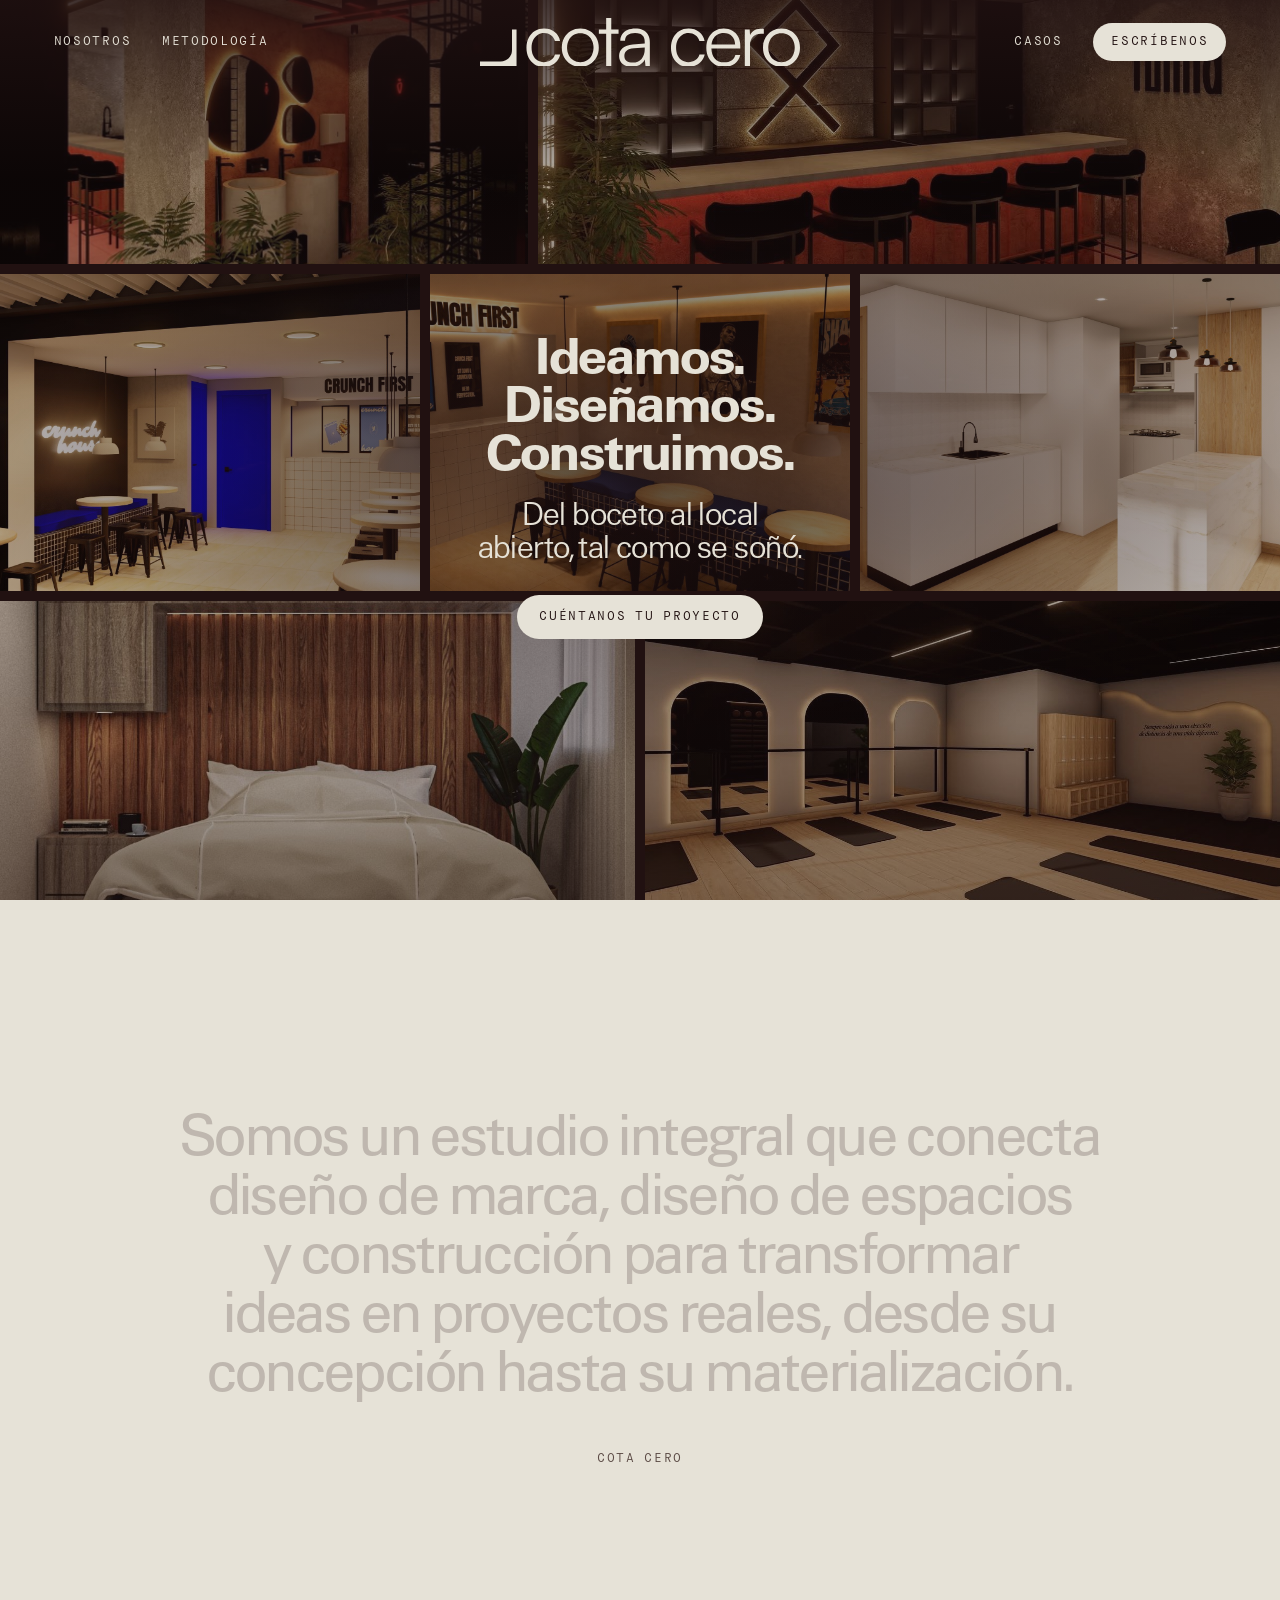
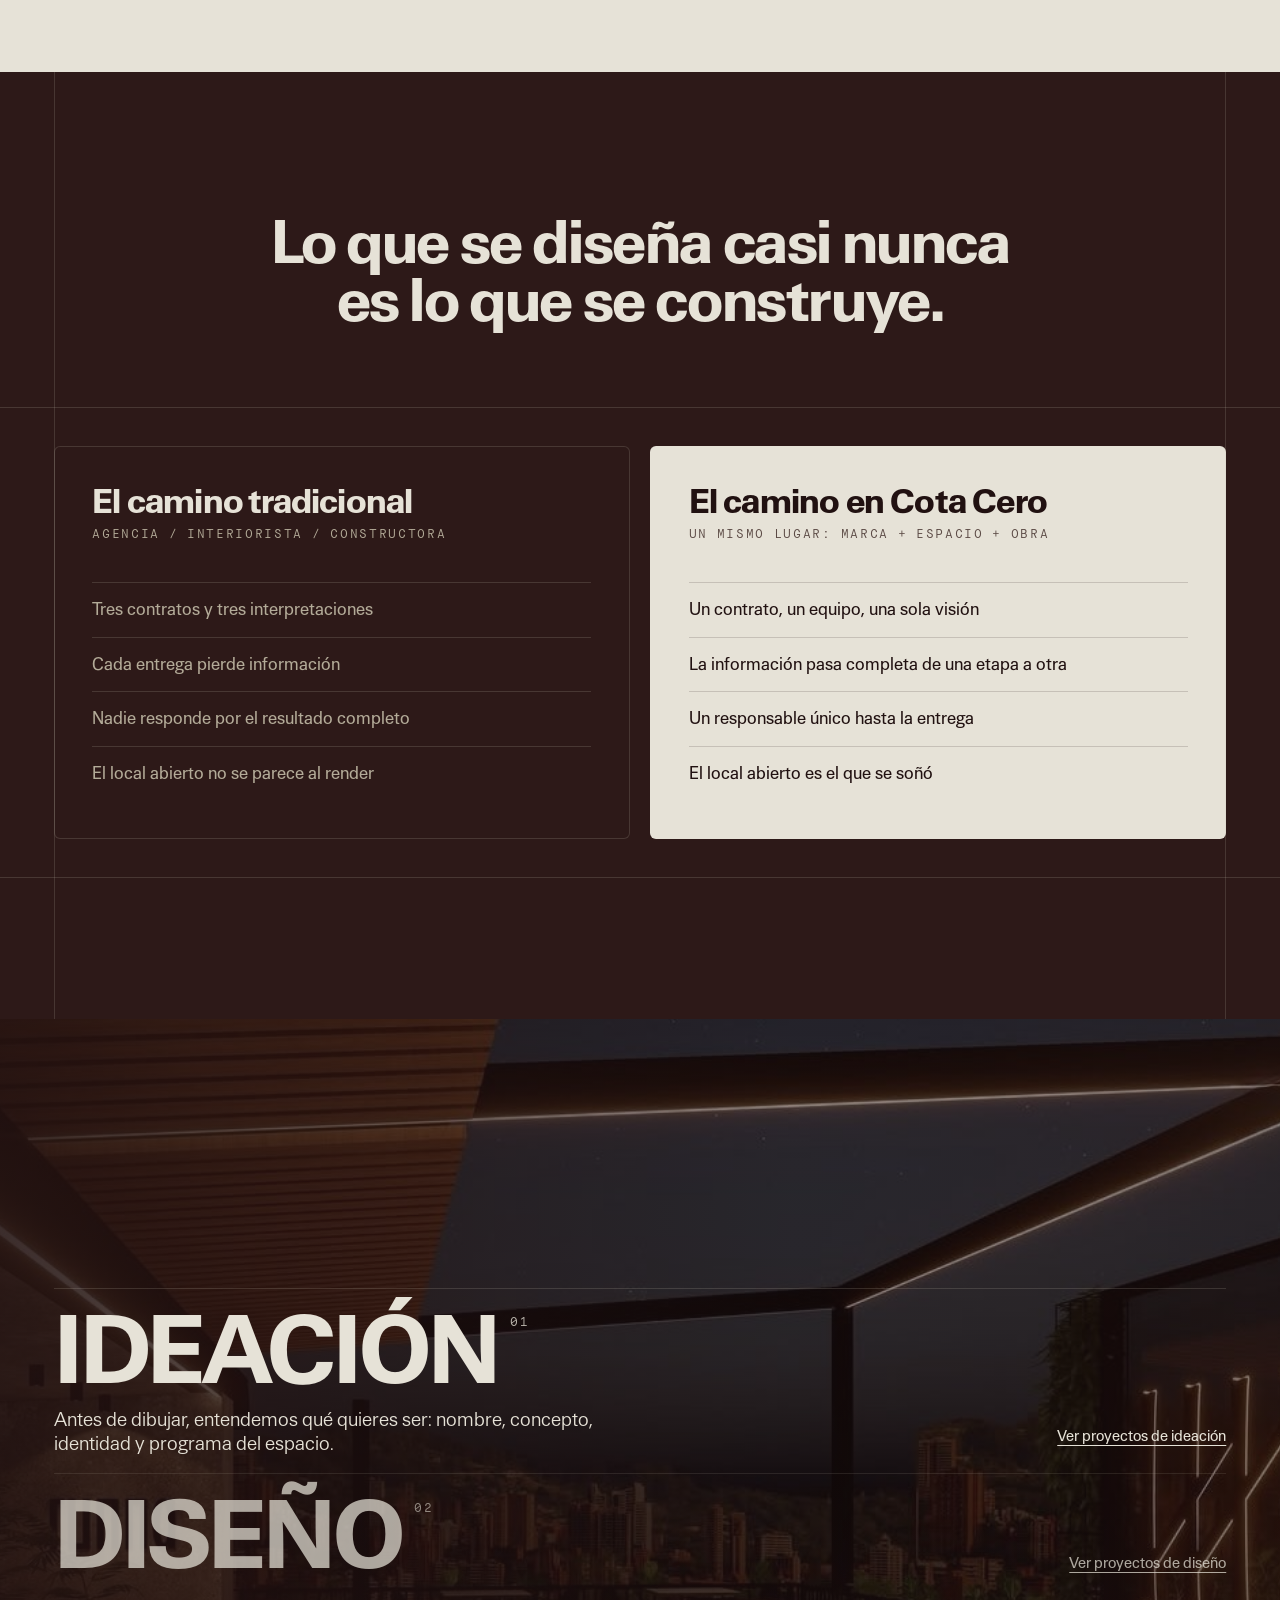
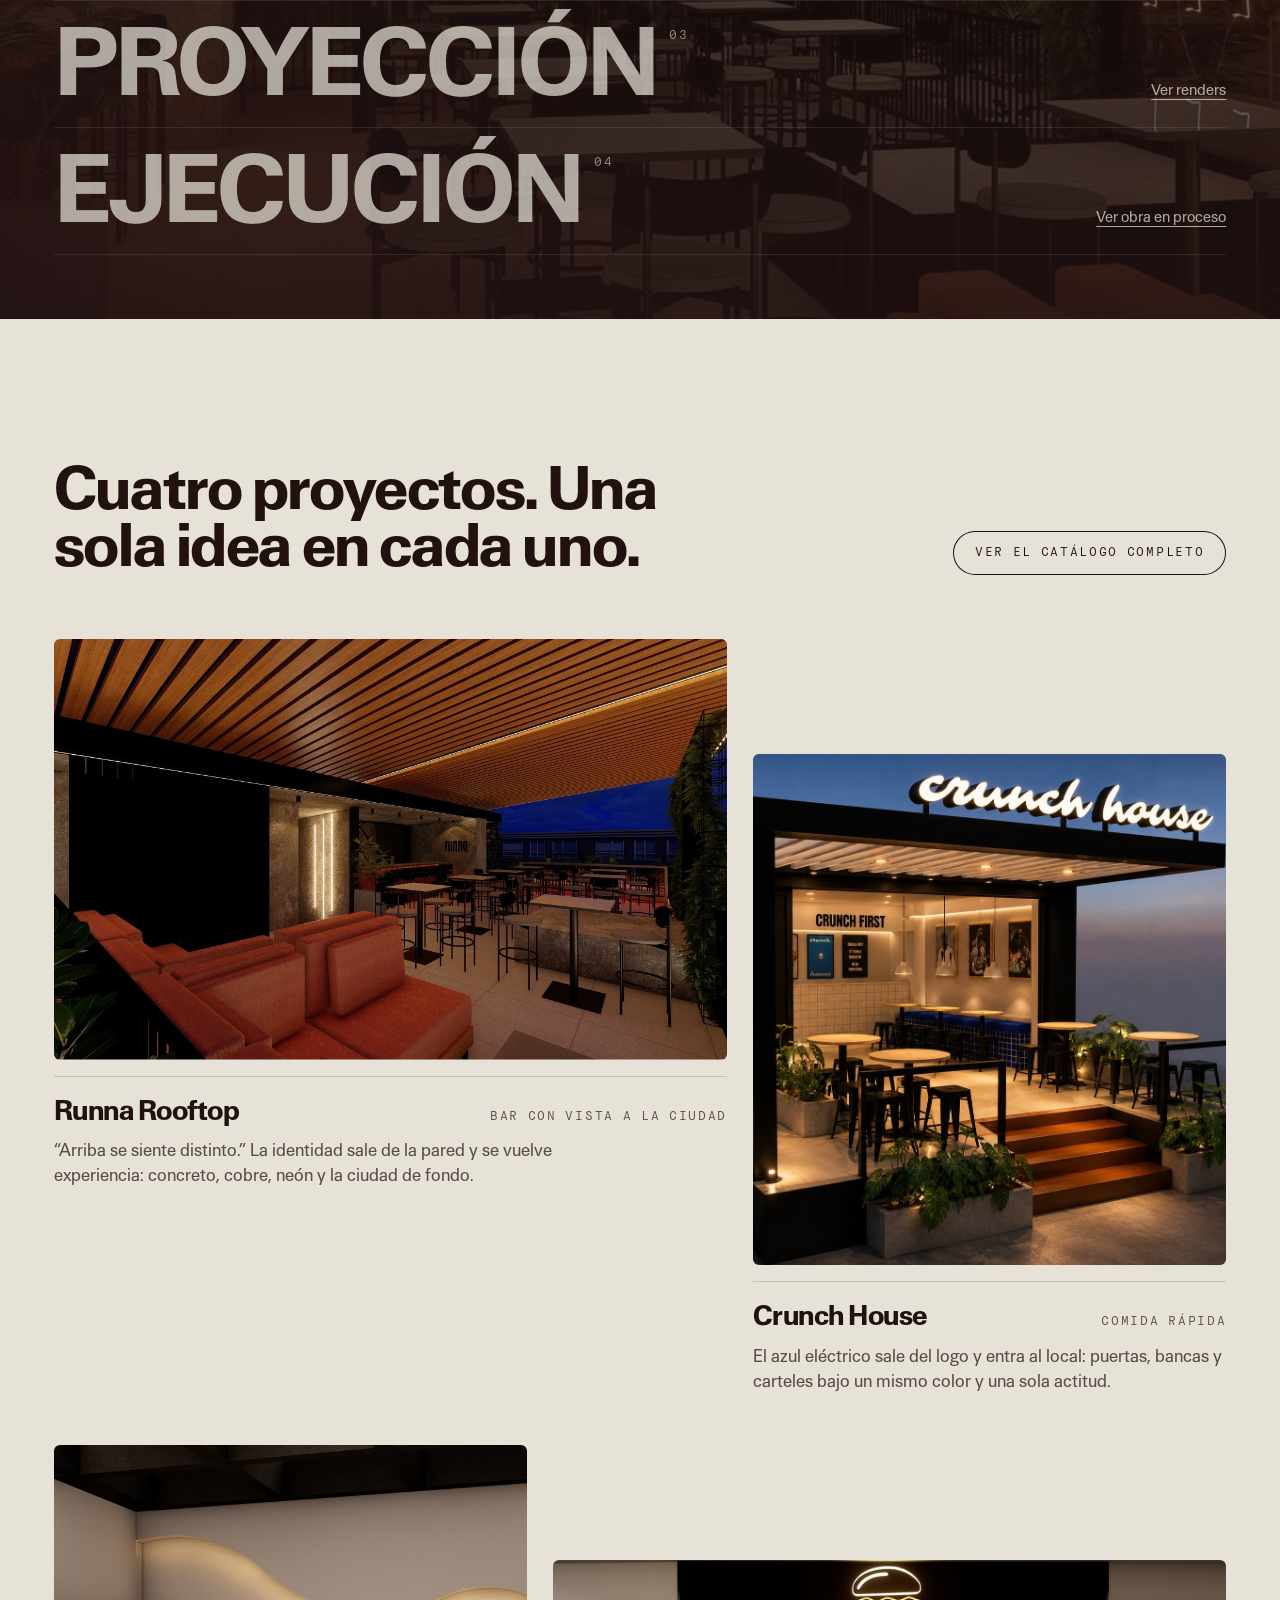
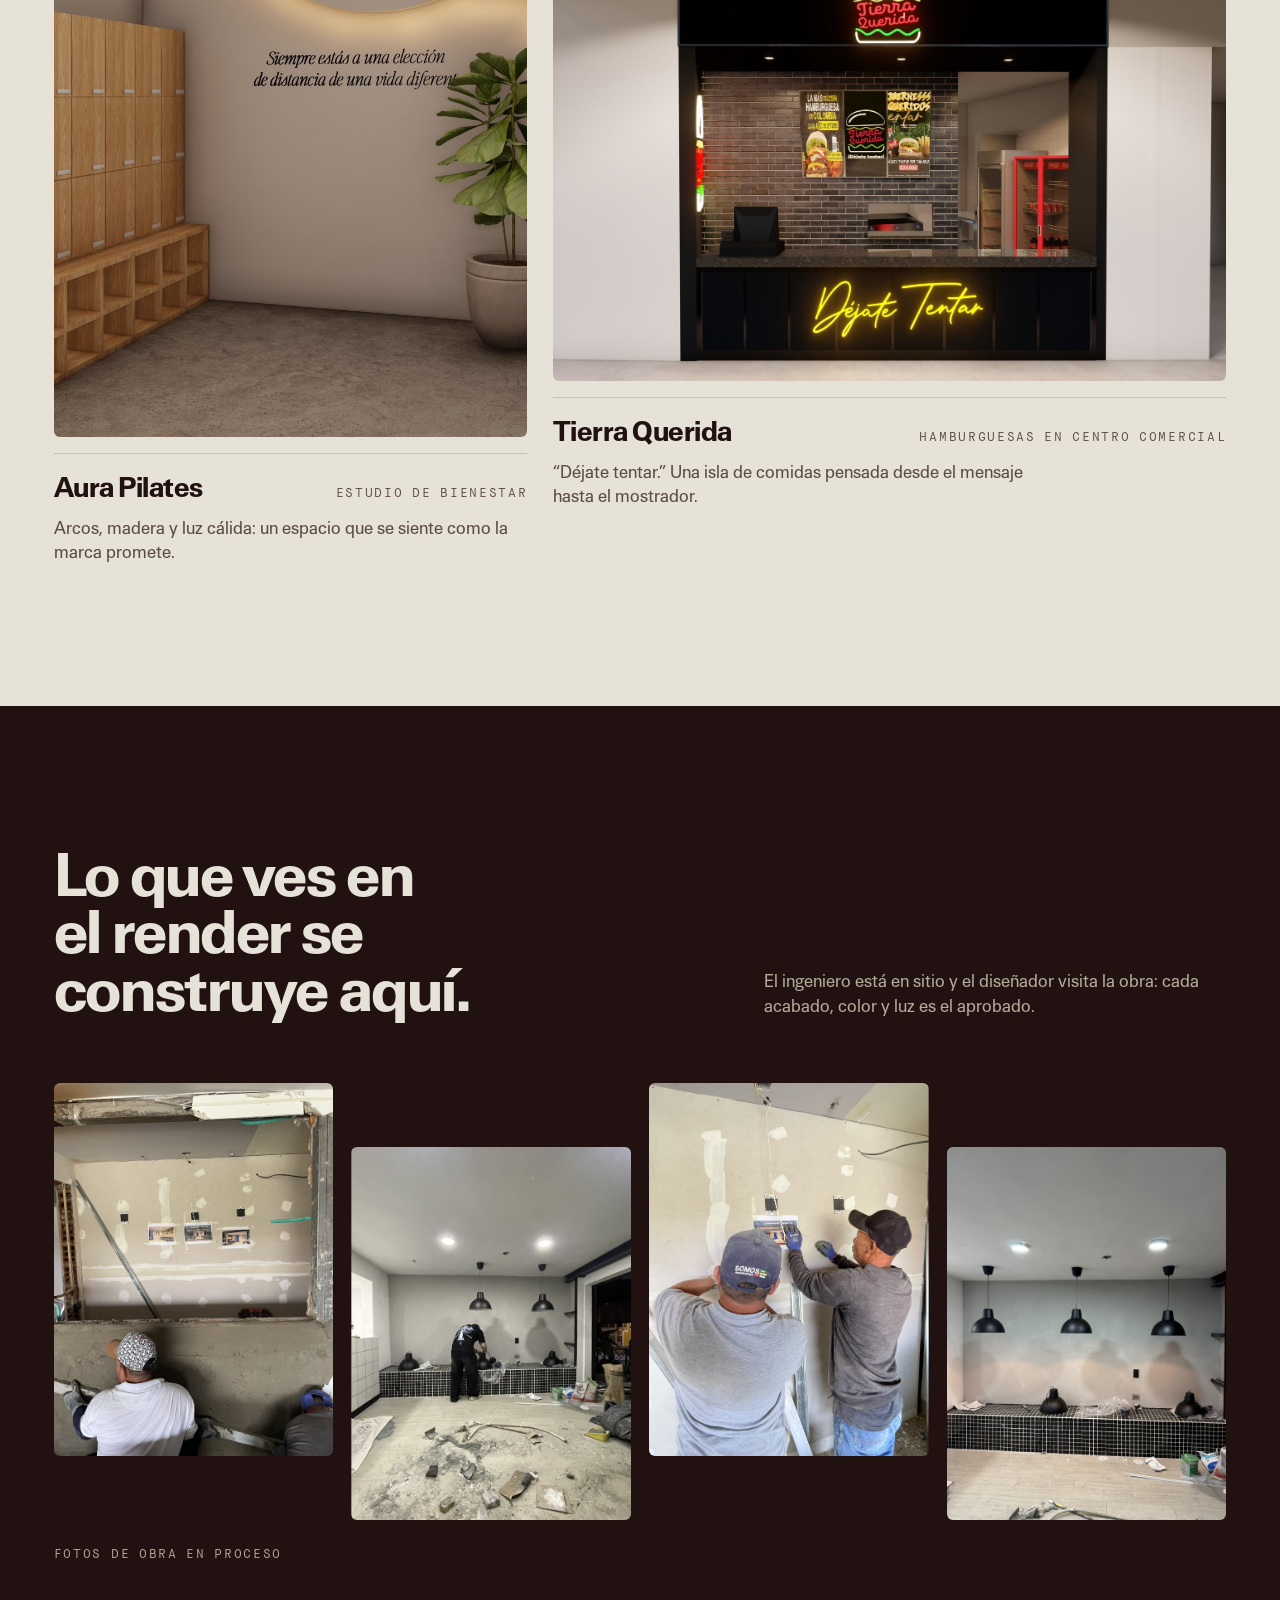
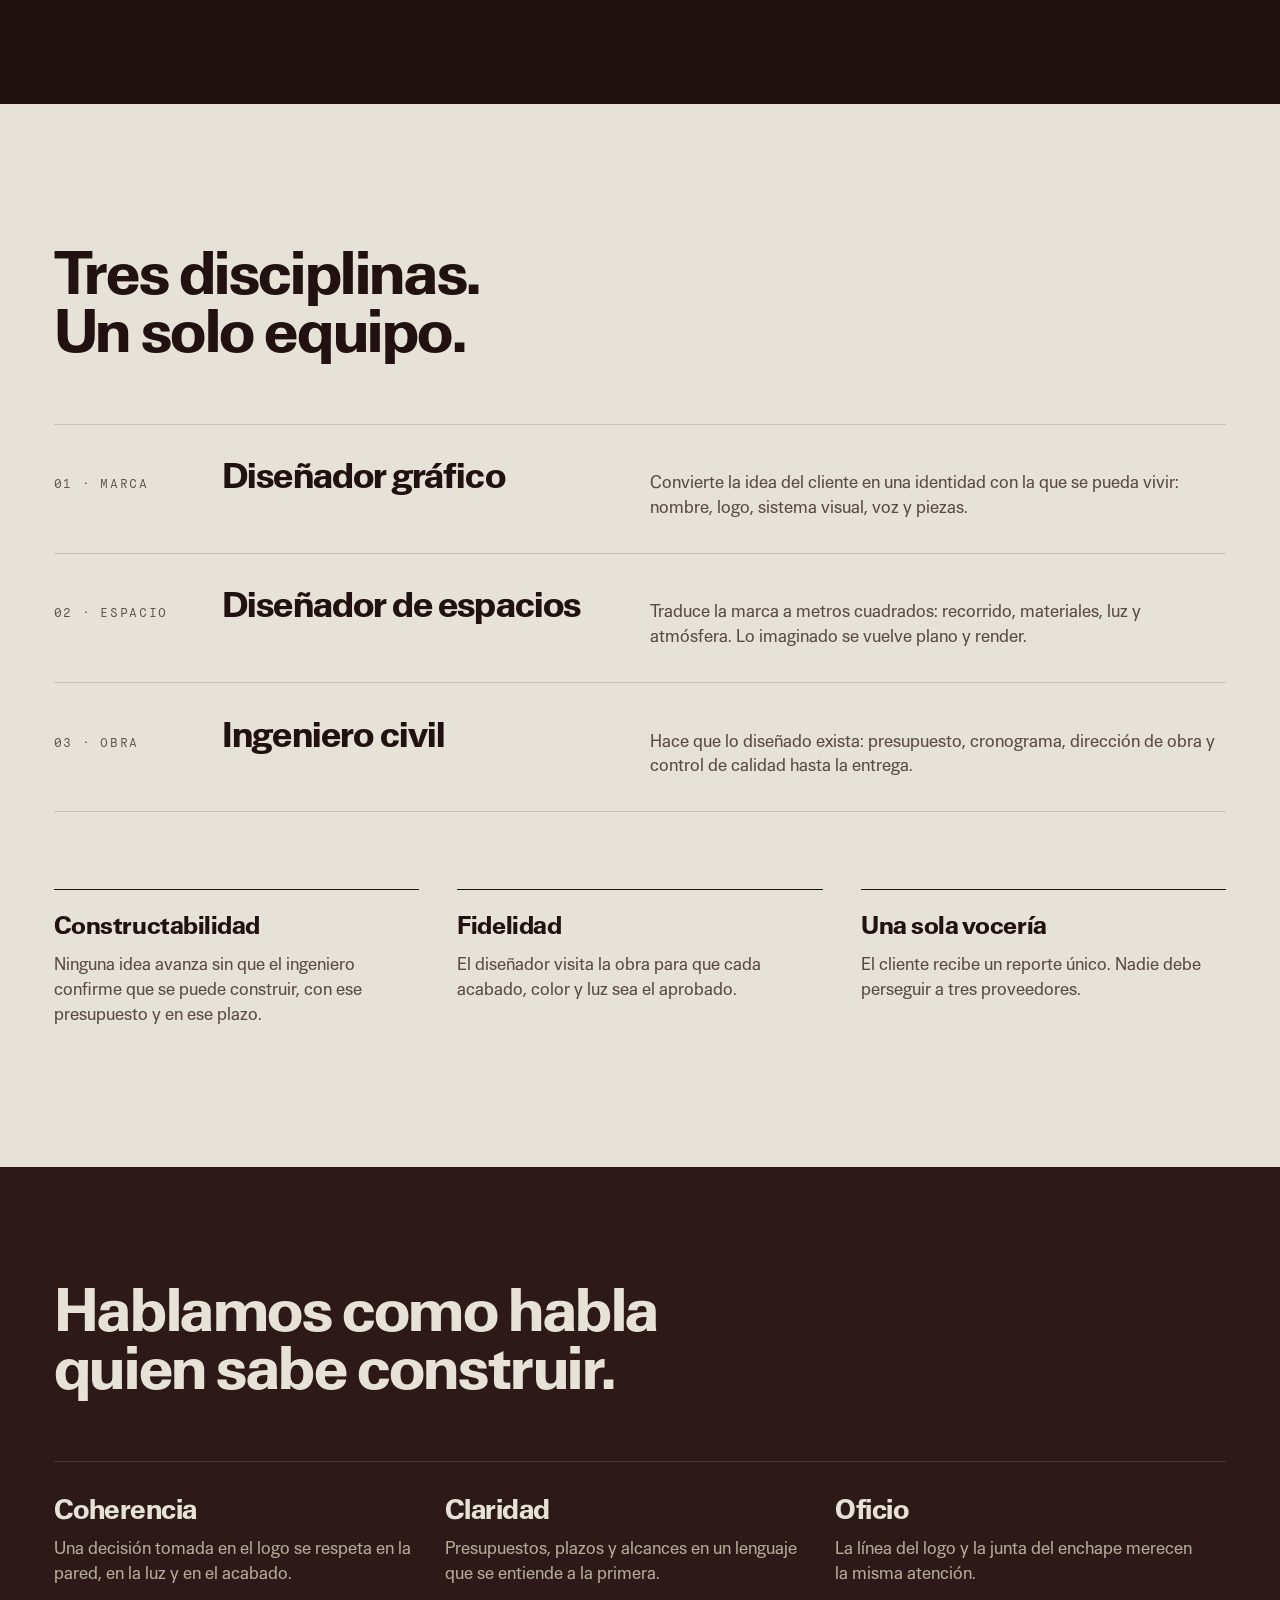
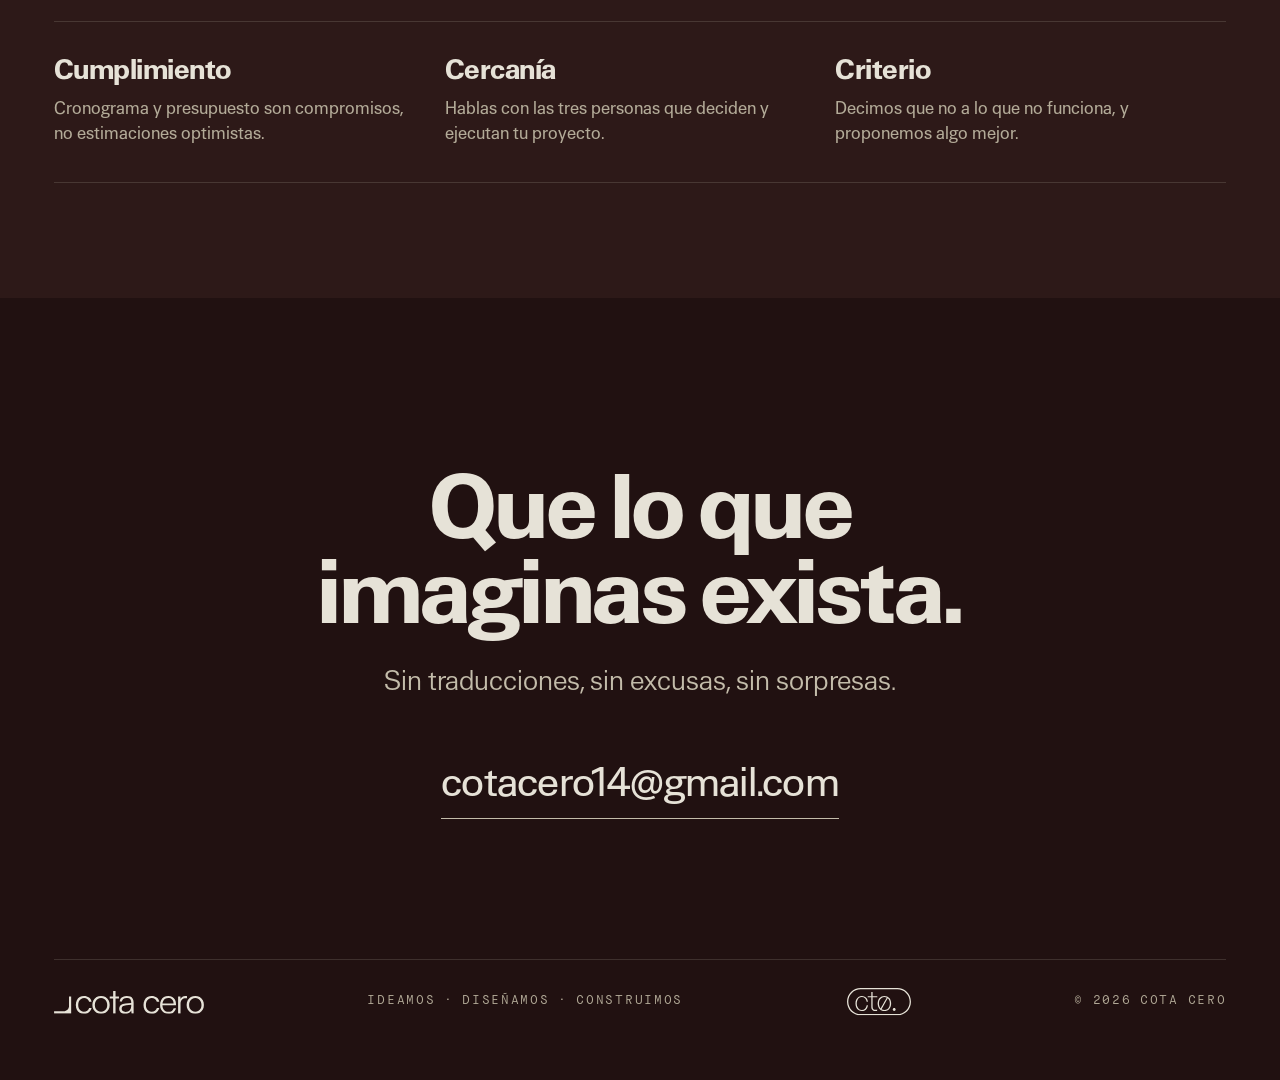
<file: index.html>
<!doctype html>
<html lang="es">
<head>
<meta charset="utf-8">
<meta name="viewport" content="width=device-width, initial-scale=1, viewport-fit=cover">
<title>Cota Cero — Ideamos. Diseñamos. Construimos.</title>
<meta name="description" content="Estudio integral que conecta diseño de marca, diseño de espacios y construcción. Del boceto al local abierto, tal como se soñó.">
<meta name="theme-color" content="#211111">
<meta property="og:title" content="Cota Cero — Ideamos. Diseñamos. Construimos.">
<meta property="og:description" content="Marca, espacio y obra en un solo equipo. Del boceto al local abierto, tal como se soñó.">
<meta property="og:image" content="_assets/web/02_DISENO_runna_e.jpg">
<link rel="icon" href="favicon.svg" type="image/svg+xml">
<link rel="preload" href="fonts/gstaad-bold.woff2" as="font" type="font/woff2" crossorigin>
<link rel="preload" href="fonts/gstaad-regular.woff2" as="font" type="font/woff2" crossorigin>
<script>document.documentElement.classList.add('js')</script>
<link rel="stylesheet" href="site.css">
</head>
<body>
<svg width="0" height="0" style="position:absolute" aria-hidden="true" focusable="false">
<symbol id="wm" viewBox="0 0 1920 292.79" fill="currentColor"><path d="M191.83,193.01c0,37.19-30.15,67.34-67.34,67.34H0v27.4h219.23V69.2h-27.4v123.81Z"/><path d="M425.37,252.41c-12.03,8.28-26.32,12.41-42.86,12.41-14.74,0-27.6-3.61-38.57-10.83-10.98-7.22-19.48-17.29-25.49-30.23-6.02-12.93-9.02-28.12-9.02-45.56s3.23-33.16,9.7-46.24c6.47-13.08,15.41-23.23,26.84-30.45,11.43-7.22,24.36-10.83,38.8-10.83,15.34,0,28.87,4.06,40.6,12.18,11.73,8.12,19.7,19.7,23.91,34.74h31.13c-4.22-22.56-14.97-40.6-32.26-54.14-17.3-13.53-38.58-20.3-63.84-20.3-21.06,0-39.48,4.89-55.27,14.66-15.79,9.78-28.13,23.31-36.99,40.6-8.87,17.3-13.31,37.37-13.31,60.23s4.36,42.86,13.08,60c8.72,17.14,20.82,30.45,36.32,39.93,15.49,9.47,33.61,14.21,54.36,14.21,16.54,0,31.65-3.09,45.34-9.25,13.68-6.16,25.19-14.81,34.51-25.94,9.32-11.12,15.64-24.06,18.95-38.8h-31.58c-4.22,14.14-12.34,25.34-24.36,33.61Z"/><path d="M658.84,78.05c-16.69-9.92-35.72-14.89-57.07-14.89s-40,4.96-56.84,14.89c-16.85,9.92-30.08,23.46-39.7,40.6-9.63,17.14-14.44,36.99-14.44,59.55s4.81,41.58,14.44,58.87c9.62,17.3,22.86,30.9,39.7,40.83,16.84,9.92,35.79,14.89,56.84,14.89s40.38-4.96,57.07-14.89c16.69-9.92,29.85-23.53,39.48-40.83,9.62-17.29,14.44-36.92,14.44-58.87s-4.81-42.41-14.44-59.55c-9.63-17.14-22.78-30.68-39.48-40.6ZM671.02,223.09c-6.77,13.08-16.09,23.31-27.97,30.68-11.89,7.37-25.64,11.05-41.28,11.05s-29.4-3.68-41.28-11.05c-11.89-7.37-21.21-17.59-27.97-30.68-6.77-13.08-10.15-28.2-10.15-45.34s3.39-31.73,10.15-44.66c6.77-12.93,16.09-23.16,27.97-30.68,11.88-7.51,25.64-11.28,41.28-11.28s29.4,3.76,41.28,11.28c11.88,7.52,21.2,17.75,27.97,30.68,6.77,12.94,10.15,27.82,10.15,44.66s-3.39,32.26-10.15,45.34Z"/><polygon points="787.64 0 756.96 0 756.96 69.03 713.2 69.03 713.2 95.19 756.96 95.19 756.96 287.38 787.64 287.38 787.64 95.19 831.4 95.19 831.4 69.03 787.64 69.03 787.64 0"/><path d="M976.67,71.96c-12.94-5.87-27.97-8.8-45.11-8.8s-33.39,3.01-46.92,9.02c-13.54,6.02-24.07,14.44-31.58,25.26-7.52,10.83-11.28,23.62-11.28,38.35h28.42c0-14.73,5.26-26.17,15.79-34.29,10.52-8.12,25.41-12.18,44.66-12.18,10.83,0,20.6,1.66,29.32,4.96,8.72,3.31,15.64,9.1,20.75,17.37,5.11,8.28,7.67,19.63,7.67,34.06v7.22l-72.18,5.87c-25.57,2.11-45.57,9.18-60,21.2-14.44,12.03-21.66,28.13-21.66,48.27,0,18.95,6.54,34.44,19.62,46.47,13.08,12.03,31.2,18.05,54.36,18.05,18.34,0,34.66-3.84,48.95-11.5,14.28-7.67,24.73-18.42,31.35-32.26l4.06,38.35h26.17v-141.21c0-19.24-3.84-34.96-11.51-47.14-7.67-12.18-17.97-21.2-30.9-27.07ZM988.4,188.13c0,23.46-6.31,42.56-18.95,57.3-12.63,14.74-30.53,22.11-53.69,22.11-15.04,0-27.07-3.38-36.09-10.15-9.02-6.77-13.53-16.76-13.53-30,0-12.03,4.51-22.25,13.53-30.68,9.02-8.42,23.76-13.53,44.21-15.34l64.51-4.96v11.73Z"/><path d="M1292.46,252.41c-12.03,8.28-26.32,12.41-42.86,12.41-14.74,0-27.6-3.61-38.57-10.83-10.98-7.22-19.48-17.29-25.49-30.23-6.02-12.93-9.02-28.12-9.02-45.56s3.23-33.16,9.7-46.24c6.47-13.08,15.41-23.23,26.84-30.45,11.43-7.22,24.36-10.83,38.8-10.83,15.34,0,28.87,4.06,40.6,12.18,11.73,8.12,19.7,19.7,23.91,34.74h31.13c-4.22-22.56-14.97-40.6-32.26-54.14-17.3-13.53-38.58-20.3-63.84-20.3-21.06,0-39.48,4.89-55.27,14.66-15.79,9.78-28.13,23.31-36.99,40.6-8.87,17.3-13.31,37.37-13.31,60.23s4.36,42.86,13.08,60c8.72,17.14,20.82,30.45,36.32,39.93,15.49,9.47,33.61,14.21,54.36,14.21,16.54,0,31.65-3.09,45.34-9.25,13.68-6.16,25.19-14.81,34.51-25.94,9.32-11.12,15.64-24.06,18.95-38.8h-31.58c-4.22,14.14-12.34,25.34-24.36,33.61Z"/><path d="M1514.65,76.24c-14.89-8.72-32.26-13.08-52.11-13.08s-38.95,4.89-54.59,14.66c-15.64,9.78-27.9,23.31-36.77,40.6-8.87,17.3-13.31,37.22-13.31,59.78s4.51,42.86,13.53,60,21.58,30.53,37.67,40.15c16.08,9.62,34.66,14.44,55.72,14.44,25.86,0,47.07-6.09,63.61-18.27,16.54-12.18,27.67-29.7,33.38-52.56h-29.77c-3.91,14.44-11.58,25.42-23.01,32.93-11.43,7.52-26.02,11.28-43.76,11.28-24.67,0-43.69-7.97-57.07-23.91-12.24-14.57-18.81-34.62-19.86-60h173.48v-15.34c0-20.75-4.14-38.87-12.41-54.36-8.28-15.49-19.85-27.59-34.74-36.32ZM1388.98,159.71c1.28-11.11,3.97-21.13,8.14-30,6.01-12.78,14.66-22.63,25.94-29.55,11.28-6.91,24.43-10.38,39.47-10.38,20.45,0,36.92,6.39,49.4,19.17,12.48,12.79,18.72,29.71,18.72,50.75h-141.68Z"/><path d="M1703,66.32c-3.61-.9-7.07-1.5-10.38-1.8-3.31-.3-6.62-.45-9.92-.45-16.85,0-31.13,4.44-42.86,13.31-9.19,6.95-15.67,15.55-19.5,25.73l-2.15-34.08h-29.32v218.35h31.13v-124.51c0-21.05,5.93-37.74,17.82-50.08,11.88-12.33,27.89-18.5,48.05-18.5h17.14v-27.97Z"/><path d="M1905.56,118.65c-9.63-17.14-22.78-30.68-39.48-40.6-16.69-9.92-35.72-14.89-57.07-14.89s-40,4.96-56.84,14.89c-16.85,9.92-30.08,23.46-39.7,40.6-9.63,17.14-14.44,36.99-14.44,59.55s4.81,41.58,14.44,58.87c9.62,17.3,22.86,30.9,39.7,40.83,16.84,9.92,35.79,14.89,56.84,14.89s40.38-4.96,57.07-14.89c16.69-9.92,29.85-23.53,39.48-40.83,9.62-17.29,14.44-36.92,14.44-58.87s-4.81-42.41-14.44-59.55ZM1878.27,223.09c-6.77,13.08-16.09,23.31-27.97,30.68-11.89,7.37-25.64,11.05-41.28,11.05s-29.4-3.68-41.28-11.05c-11.89-7.37-21.21-17.59-27.97-30.68-6.77-13.08-10.15-28.2-10.15-45.34s3.39-31.73,10.15-44.66c6.77-12.93,16.09-23.16,27.97-30.68,11.88-7.51,25.64-11.28,41.28-11.28s29.4,3.76,41.28,11.28c11.88,7.52,21.2,17.75,27.97,30.68,6.77,12.94,10.15,27.82,10.15,44.66s-3.39,32.26-10.15,45.34Z"/></symbol>
<symbol id="iso" viewBox="0 0 1920 820.71" fill="currentColor"><path d="M1509.65,0H410.35C184.08,0,0,184.08,0,410.35s184.08,410.35,410.35,410.35h1099.29c226.27,0,410.35-184.08,410.35-410.35S1735.92,0,1509.65,0ZM1509.65,782.03H410.35c-204.94,0-371.67-166.73-371.67-371.67S205.41,38.68,410.35,38.68h1099.29c204.94,0,371.67,166.73,371.67,371.67s-166.73,371.67-371.67,371.67Z"/><path d="M364.86,296.31c22.72-16.34,49.04-24.52,78.97-24.52,38.23,0,70.24,12.05,96.01,36.16,25.77,24.11,42.52,58.06,50.29,101.83h38.23c-5.55-35.46-16.91-65.94-34.08-91.44-17.19-25.48-38.52-45.02-64.01-58.6-25.49-13.57-54.59-20.37-87.28-20.37-37.13,0-69.97,9.56-98.5,28.68-28.55,19.12-50.85,45.59-66.92,79.38-16.08,33.81-24.11,72.88-24.11,117.21s8.03,84.52,24.11,118.87c16.07,34.37,38.36,61.1,66.92,80.22,28.53,19.12,61.37,28.68,98.5,28.68,32.69,0,62.06-6.94,88.11-20.78,26.04-13.85,47.51-33.52,64.42-59.02,16.9-25.48,27.85-55.97,32.83-91.44h-37.41c-7.77,43.22-24.52,77.18-50.29,101.83-25.77,24.67-58.06,36.99-96.84,36.99-29.93,0-56.25-8.17-78.97-24.52-22.73-16.34-40.46-39.34-53.2-68.99-12.75-29.64-19.12-63.59-19.12-101.83s6.36-71.76,19.12-100.58c12.74-28.81,30.47-51.4,53.2-67.75Z"/><path d="M768.02,118h-39.07v129.67h-107.23v31.59h107.23v287.61c0,30.48,5.53,54.86,16.63,73.15,11.08,18.29,25.77,31.46,44.05,39.49,18.29,8.03,38.51,12.05,60.68,12.05,8.86,0,17.59-.7,26.18-2.08,8.58-1.39,17.87-4.03,27.85-7.9v-34.08c-8.87,3.32-17.04,5.55-24.52,6.65-7.48,1.12-15.66,1.66-24.52,1.66-24.94,0-45.72-6.92-62.34-20.78-16.63-13.85-24.94-39.07-24.94-75.64v-280.13h140.48v-31.59h-140.48V118Z"/><path d="M1268.02,302.54c-18.02-19.95-39.35-35.33-64.01-46.13-24.66-10.81-51.95-16.21-81.87-16.21s-57.23,5.4-81.88,16.21c-24.67,10.81-46.01,26.18-64.01,46.13-18.02,19.95-32,43.78-41.98,71.49-9.97,27.72-14.96,57.92-14.96,90.61s4.99,63.73,14.96,91.44c9.98,27.72,23.96,51.82,41.98,72.32,18,20.51,39.34,36.16,64.01,46.97,24.65,10.81,51.95,16.21,81.88,16.21s57.21-5.4,81.87-16.21c24.65-10.81,45.99-26.46,64.01-46.97,18-20.5,32-44.6,41.98-72.32,9.97-27.7,14.96-58.19,14.96-91.44s-4.99-62.89-14.96-90.61c-9.98-27.7-23.98-51.54-41.98-71.49ZM979.57,567.29c-14.13-29.09-21.19-63.3-21.19-102.66s7.06-72.45,21.19-101c14.13-28.53,33.52-50.84,58.19-66.92,24.65-16.07,52.79-24.11,84.38-24.11,25.57,0,48.82,5.39,69.84,15.93l-.7,1.25-4.68,8.25h.04s-176.53,313.85-176.53,313.85c-11.99-12.63-22.2-27.45-30.53-44.6ZM1264.69,567.29c-14.13,29.09-33.54,51.68-58.19,67.75-24.67,16.08-52.79,24.11-84.37,24.11s-59.72-8.03-84.38-24.11c-.11-.07-.2-.15-.31-.22l183.93-327.01c17.69,14.76,32.17,33.32,43.31,55.82,14.13,28.55,21.19,62.21,21.19,101s-7.06,73.57-21.19,102.66Z"/><path d="M1415.56,599.3c-12.2,0-22.44,4.16-30.76,12.47-8.31,8.31-12.47,18.85-12.47,31.59s4.16,23.28,12.47,31.59c8.31,8.31,18.56,12.47,30.76,12.47s23.28-4.16,31.59-12.47c8.31-8.31,12.47-18.83,12.47-31.59s-4.16-23.28-12.47-31.59c-8.31-8.31-18.85-12.47-31.59-12.47Z"/></symbol>
</svg>

<header class="top" id="top">
  <nav class="l" aria-label="Principal"><a href="#nosotros">Nosotros</a><a href="#metodologia">Metodología</a></nav>
  <a class="logo" href="#inicio" aria-label="Cota Cero, inicio"><svg viewBox="0 0 1920 292.79"><use href="#wm"/></svg></a>
  <nav class="r" aria-label="Secundaria"><a href="#casos">Casos</a><a class="pill" href="#contacto">Escríbenos</a></nav>
</header>

<main id="inicio">

<!-- HERO -->
<section class="hero">
  <div class="mosaic" aria-hidden="true">
    <div class="m1" style="--i:0"><img src="_assets/web/02_DISENO_runna_d.jpg" alt="" fetchpriority="high"></div>
    <div class="m2" style="--i:1"><img src="_assets/web/02_DISENO_runna_c.jpg" alt="" fetchpriority="high"></div>
    <div class="m3" style="--i:2"><img src="_assets/web/02_DISENO_crunch_a.jpg" alt=""></div>
    <div class="m4" style="--i:3"><img src="_assets/web/02_DISENO_crunch_c.jpg" alt=""></div>
    <div class="m5" style="--i:4"><img src="_assets/web/02_DISENO_medellin_cocina.jpg" alt=""></div>
    <div class="m6" style="--i:5"><img src="_assets/web/02_DISENO_marinilla_hab.jpg" alt=""></div>
    <div class="m7" style="--i:6"><img src="_assets/web/02_DISENO_aura_a.jpg" alt=""></div>
  </div>
  <div class="in">
    <h1><span>Ideamos.</span><span>Diseñamos.</span><span>Construimos.</span></h1>
    <p class="sub">Del boceto al local abierto, tal como se soñó.</p>
    <a class="pill go" href="#contacto">Cuéntanos tu proyecto</a>
  </div>
</section>

<!-- DECLARACIÓN -->
<section class="decl" id="nosotros">
  <p id="decl">Somos un estudio integral que conecta diseño de marca, diseño de espacios y construcción para transformar ideas en proyectos reales, desde su concepción hasta su materialización.</p>
  <span class="mono sig">Cota Cero</span>
</section>

<!-- POR QUÉ EXISTIMOS -->
<section class="why">
  <div class="wrap">
    <h2>Lo que se diseña casi nunca es lo que se construye.</h2>
    <div class="rule"></div>
    <div class="vs">
      <article class="old">
        <h3>El camino tradicional</h3>
        <span class="chain mono">Agencia / Interiorista / Constructora</span>
        <ul>
          <li>Tres contratos y tres interpretaciones</li>
          <li>Cada entrega pierde información</li>
          <li>Nadie responde por el resultado completo</li>
          <li>El local abierto no se parece al render</li>
        </ul>
      </article>
      <article class="us">
        <h3>El camino en Cota Cero</h3>
        <span class="chain mono">Un mismo lugar: Marca + Espacio + Obra</span>
        <ul>
          <li>Un contrato, un equipo, una sola visión</li>
          <li>La información pasa completa de una etapa a otra</li>
          <li>Un responsable único hasta la entrega</li>
          <li>El local abierto es el que se soñó</li>
        </ul>
      </article>
    </div>
    <div class="rule"></div>
  </div>
</section>

<!-- METODOLOGÍA -->
<section class="metodo" id="metodologia">
  <h2 class="sr">Nuestra metodología</h2>
  <div class="stage" aria-hidden="true">
    <img class="on" src="_assets/web/02_DISENO_runna_e.jpg" alt="">
    <img src="_assets/web/02_DISENO_aura_a.jpg" alt="" loading="lazy">
    <img src="_assets/web/02_DISENO_runna_c.jpg" alt="" loading="lazy">
    <img src="_assets/web/03_EJECUCION_E06399A6-12B7-45C4-B208-5341183D2D41.jpg" alt="" loading="lazy">
  </div>
  <ol class="fases">
    <li class="fase on" data-i="0">
      <h3 tabindex="0">Ideación <sup>01</sup></h3>
      <div class="d"><div><p>Antes de dibujar, entendemos qué quieres ser: nombre, concepto, identidad y programa del espacio.</p></div></div>
      <a class="lk" href="catalogo.html#ideacion">Ver proyectos de ideación</a>
    </li>
    <li class="fase" data-i="1">
      <h3 tabindex="0">Diseño <sup>02</sup></h3>
      <div class="d"><div><p>Distribución, materiales, luz y mobiliario pensados desde la marca, no después de ella.</p></div></div>
      <a class="lk" href="catalogo.html#diseno">Ver proyectos de diseño</a>
    </li>
    <li class="fase" data-i="2">
      <h3 tabindex="0">Proyección <sup>03</sup></h3>
      <div class="d"><div><p>Renders fotorrealistas y planos técnicos para decidir antes de construir, de día y de noche.</p></div></div>
      <a class="lk" href="catalogo.html#diseno">Ver renders</a>
    </li>
    <li class="fase" data-i="3">
      <h3 tabindex="0">Ejecución <sup>04</sup></h3>
      <div class="d"><div><p>El mismo equipo que lo diseñó lo construye: presupuesto, cronograma y dirección de obra.</p></div></div>
      <a class="lk" href="catalogo.html#ejecucion">Ver obra en proceso</a>
    </li>
  </ol>
</section>

<!-- CASOS -->
<section class="casos" id="casos">
  <div class="hd">
    <h2>Cuatro proyectos. Una sola idea en cada uno.</h2>
    <a class="pill line" href="catalogo.html">Ver el catálogo completo</a>
  </div>
  <div class="grid-c">
    <a class="c c1" href="catalogo.html#diseno">
      <figure class="rv-clip"><img src="_assets/web/02_DISENO_runna_a.jpg" alt="Render del rooftop Runna al atardecer, con barra, mesas y la ciudad de fondo" loading="lazy"></figure>
      <div class="t"><h3>Runna Rooftop</h3><span class="mono">Bar con vista a la ciudad</span></div>
      <p>“Arriba se siente distinto.” La identidad sale de la pared y se vuelve experiencia: concreto, cobre, neón y la ciudad de fondo.</p>
    </a>
    <a class="c c2" href="catalogo.html#diseno">
      <figure class="rv-clip"><img src="_assets/web/02_DISENO_crunch_ext.jpg" alt="Render exterior del local Crunch House de noche" loading="lazy"></figure>
      <div class="t"><h3>Crunch House</h3><span class="mono">Comida rápida</span></div>
      <p>El azul eléctrico sale del logo y entra al local: puertas, bancas y carteles bajo un mismo color y una sola actitud.</p>
    </a>
    <a class="c c3" href="catalogo.html#diseno">
      <figure class="rv-clip"><img src="_assets/web/02_DISENO_aura_b.jpg" alt="Render del estudio Aura Pilates con casilleros de madera y una planta" loading="lazy"></figure>
      <div class="t"><h3>Aura Pilates</h3><span class="mono">Estudio de bienestar</span></div>
      <p>Arcos, madera y luz cálida: un espacio que se siente como la marca promete.</p>
    </a>
    <a class="c c4" href="catalogo.html#diseno">
      <figure class="rv-clip"><img src="_assets/web/02_DISENO_tierra.jpg" alt="Render del local Tierra Querida con neón Déjate tentar" loading="lazy"></figure>
      <div class="t"><h3>Tierra Querida</h3><span class="mono">Hamburguesas en centro comercial</span></div>
      <p>“Déjate tentar.” Una isla de comidas pensada desde el mensaje hasta el mostrador.</p>
    </a>
  </div>
</section>

<!-- OBRA -->
<section class="obra">
  <div class="hd">
    <h2>Lo que ves en el render se construye aquí.</h2>
    <p>El ingeniero está en sitio y el diseñador visita la obra: cada acabado, color y luz es el aprobado.</p>
  </div>
  <div class="strip">
    <figure class="rv-clip"><img src="_assets/web/03_EJECUCION_IMG_3425.jpg" alt="Maestro instalando acabados en un muro de obra" loading="lazy"></figure>
    <figure class="rv-clip"><img src="_assets/web/03_EJECUCION_IMG_3575.jpg" alt="Espacio en obra negra con instalaciones a la vista" loading="lazy"></figure>
    <figure class="rv-clip"><img src="_assets/web/03_EJECUCION_IMG_3398.jpg" alt="Dos obreros trabajando en la instalación de un muro" loading="lazy"></figure>
    <figure class="rv-clip"><img src="_assets/web/03_EJECUCION_IMG_8961.jpg" alt="Obra en proceso con lámparas colgantes ya instaladas" loading="lazy"></figure>
  </div>
  <p class="cap mono">Fotos de obra en proceso</p>
</section>

<!-- EQUIPO -->
<section class="equipo">
  <h2>Tres disciplinas. Un solo equipo.</h2>
  <ul class="pil">
    <li><span class="mono">01 · Marca</span><h3>Diseñador gráfico</h3><p>Convierte la idea del cliente en una identidad con la que se pueda vivir: nombre, logo, sistema visual, voz y piezas.</p></li>
    <li><span class="mono">02 · Espacio</span><h3>Diseñador de espacios</h3><p>Traduce la marca a metros cuadrados: recorrido, materiales, luz y atmósfera. Lo imaginado se vuelve plano y render.</p></li>
    <li><span class="mono">03 · Obra</span><h3>Ingeniero civil</h3><p>Hace que lo diseñado exista: presupuesto, cronograma, dirección de obra y control de calidad hasta la entrega.</p></li>
  </ul>
  <ul class="reglas">
    <li><b>Constructabilidad</b><span>Ninguna idea avanza sin que el ingeniero confirme que se puede construir, con ese presupuesto y en ese plazo.</span></li>
    <li><b>Fidelidad</b><span>El diseñador visita la obra para que cada acabado, color y luz sea el aprobado.</span></li>
    <li><b>Una sola vocería</b><span>El cliente recibe un reporte único. Nadie debe perseguir a tres proveedores.</span></li>
  </ul>
</section>

<!-- VALORES -->
<section class="vals">
  <h2>Hablamos como habla quien sabe construir.</h2>
  <ul>
    <li><b>Coherencia</b>Una decisión tomada en el logo se respeta en la pared, en la luz y en el acabado.</li>
    <li><b>Claridad</b>Presupuestos, plazos y alcances en un lenguaje que se entiende a la primera.</li>
    <li><b>Oficio</b>La línea del logo y la junta del enchape merecen la misma atención.</li>
    <li><b>Cumplimiento</b>Cronograma y presupuesto son compromisos, no estimaciones optimistas.</li>
    <li><b>Cercanía</b>Hablas con las tres personas que deciden y ejecutan tu proyecto.</li>
    <li><b>Criterio</b>Decimos que no a lo que no funciona, y proponemos algo mejor.</li>
  </ul>
</section>

<!-- CONTACTO -->
<section class="contacto" id="contacto">
  <h2>Que lo que imaginas exista.</h2>
  <p class="sub">Sin traducciones, sin excusas, sin sorpresas.</p>
  <a class="mail" href="mailto:cotacero14@gmail.com?subject=Quiero%20hablar%20de%20mi%20proyecto">cotacero14@gmail.com</a>
  <div class="foot">
    <a class="logo" href="#inicio" aria-label="Cota Cero, inicio"><svg viewBox="0 0 1920 292.79"><use href="#wm"/></svg></a>
    <span class="mono">Ideamos · Diseñamos · Construimos</span>
    <span class="iso" aria-hidden="true"><svg viewBox="0 0 1920 820.71"><use href="#iso"/></svg></span>
    <span class="mono">© 2026 Cota Cero</span>
  </div>
</section>

</main>
<script src="site.js"></script>
</body>
</html>
</file>
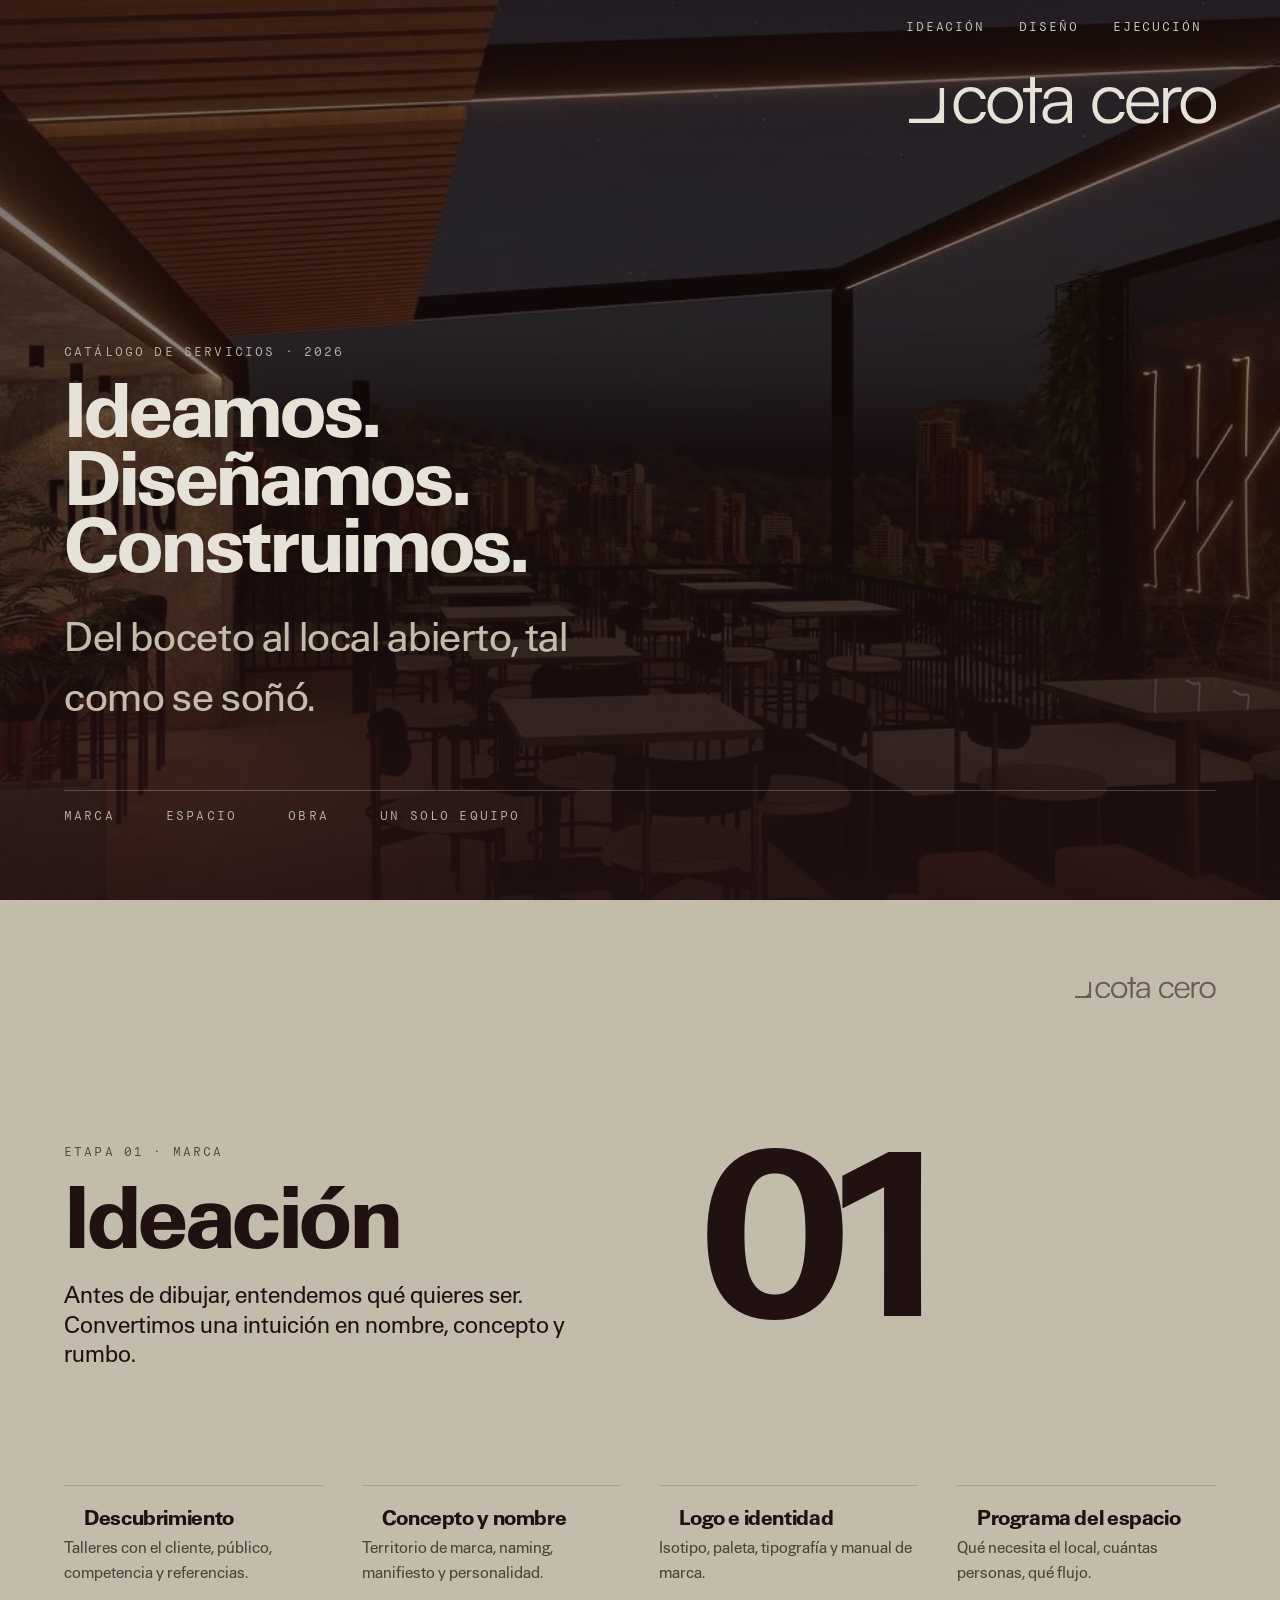
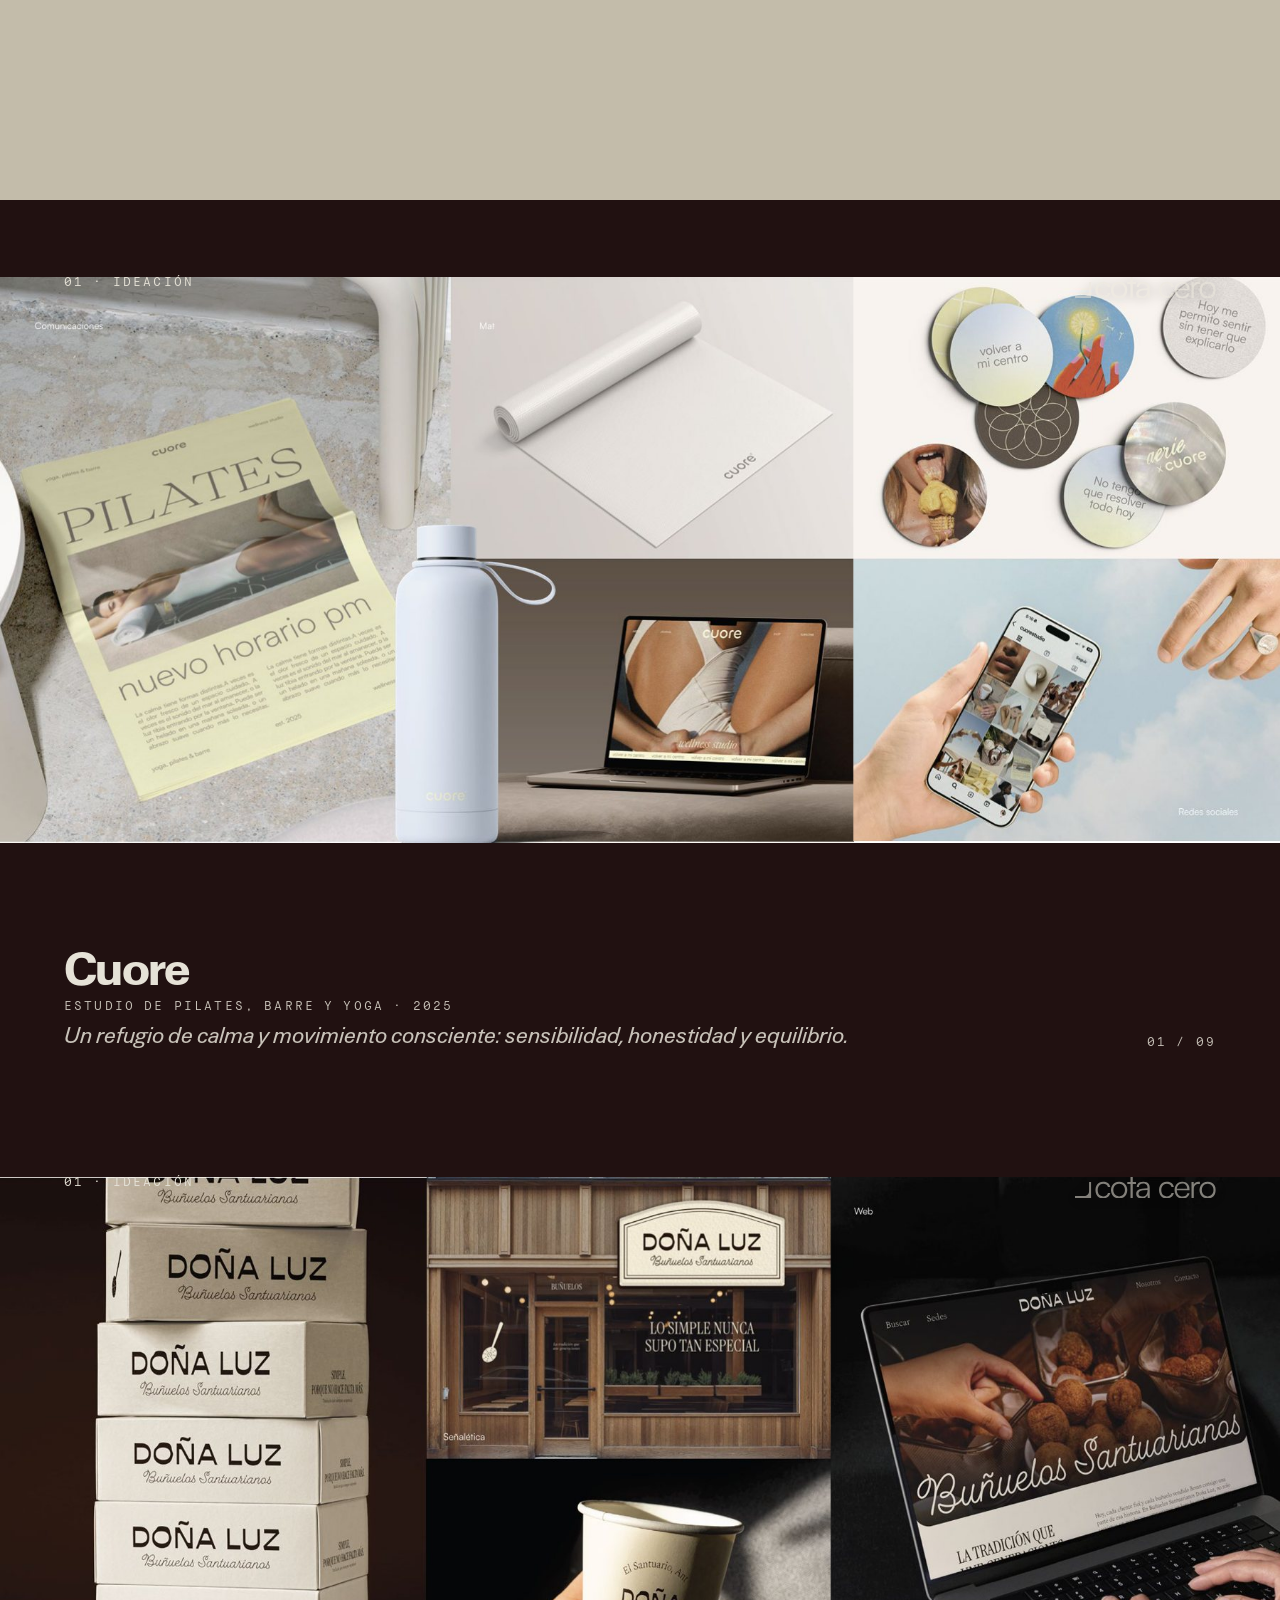
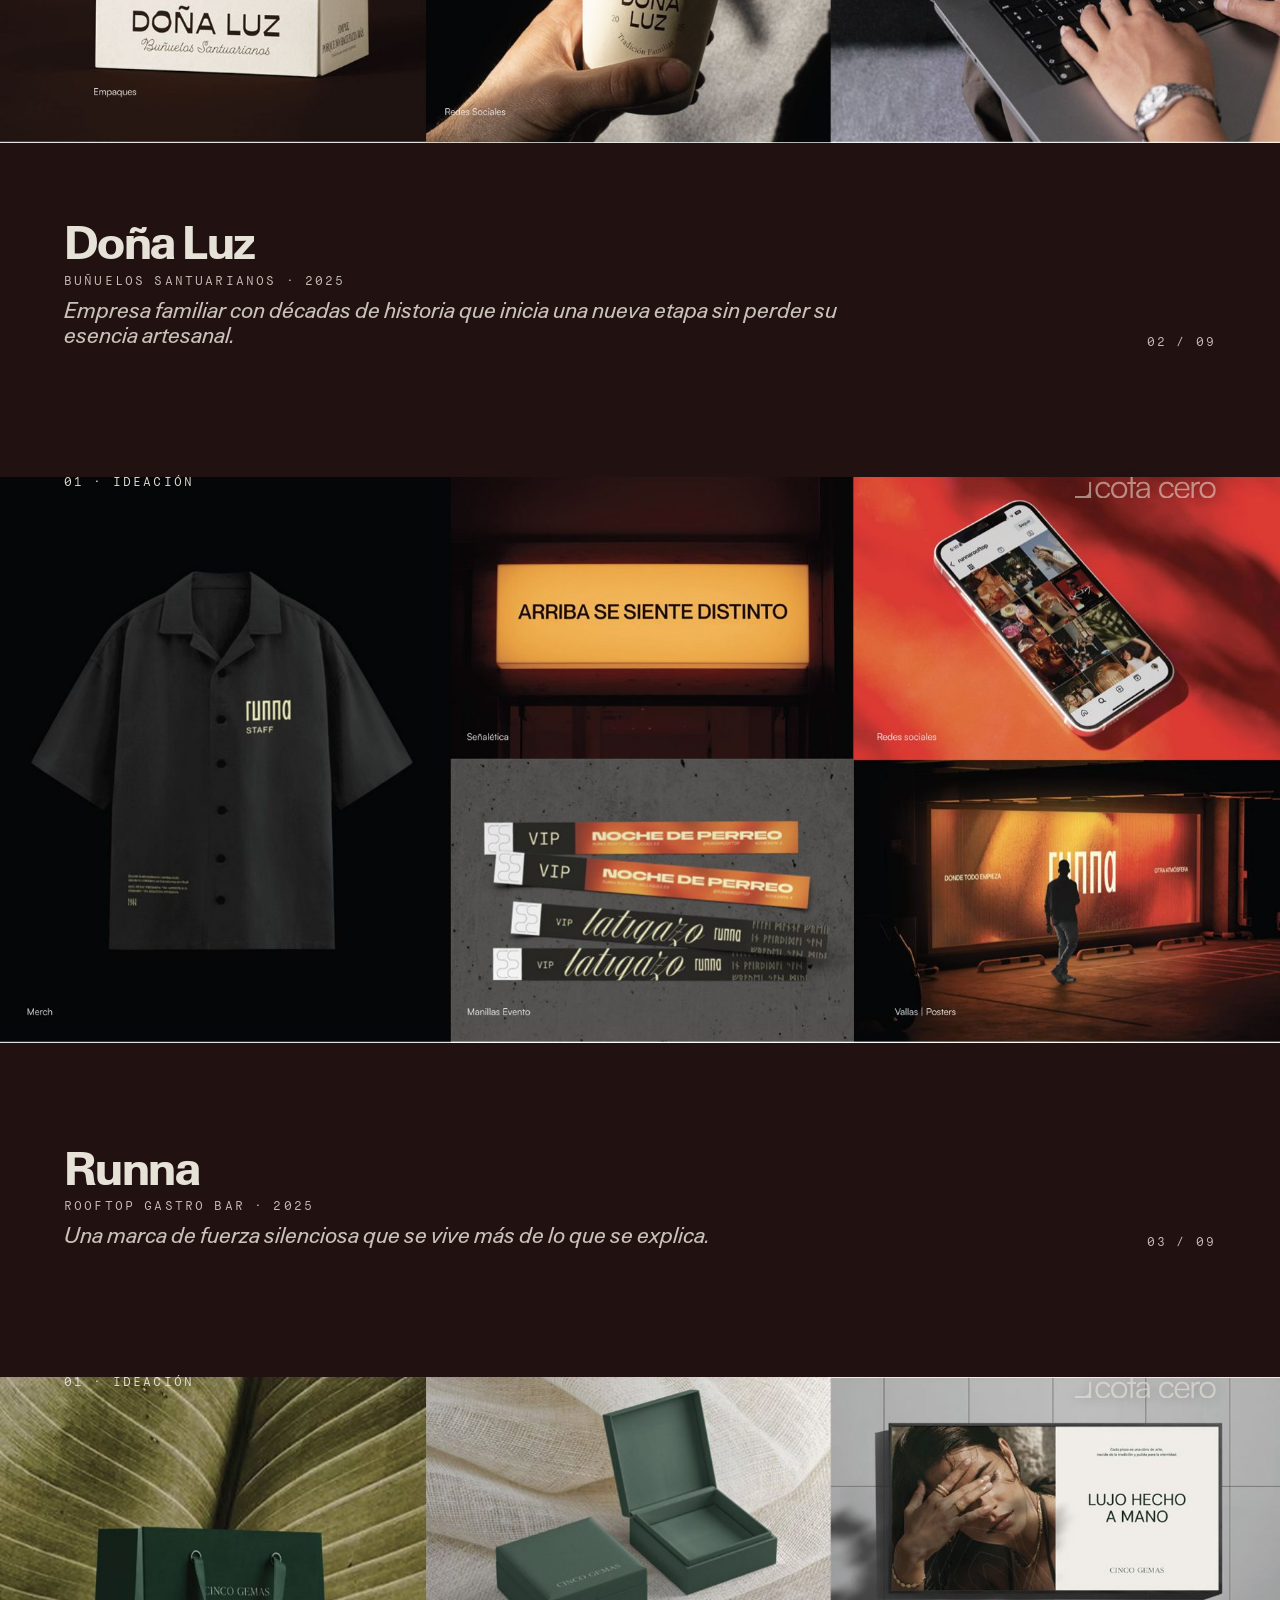
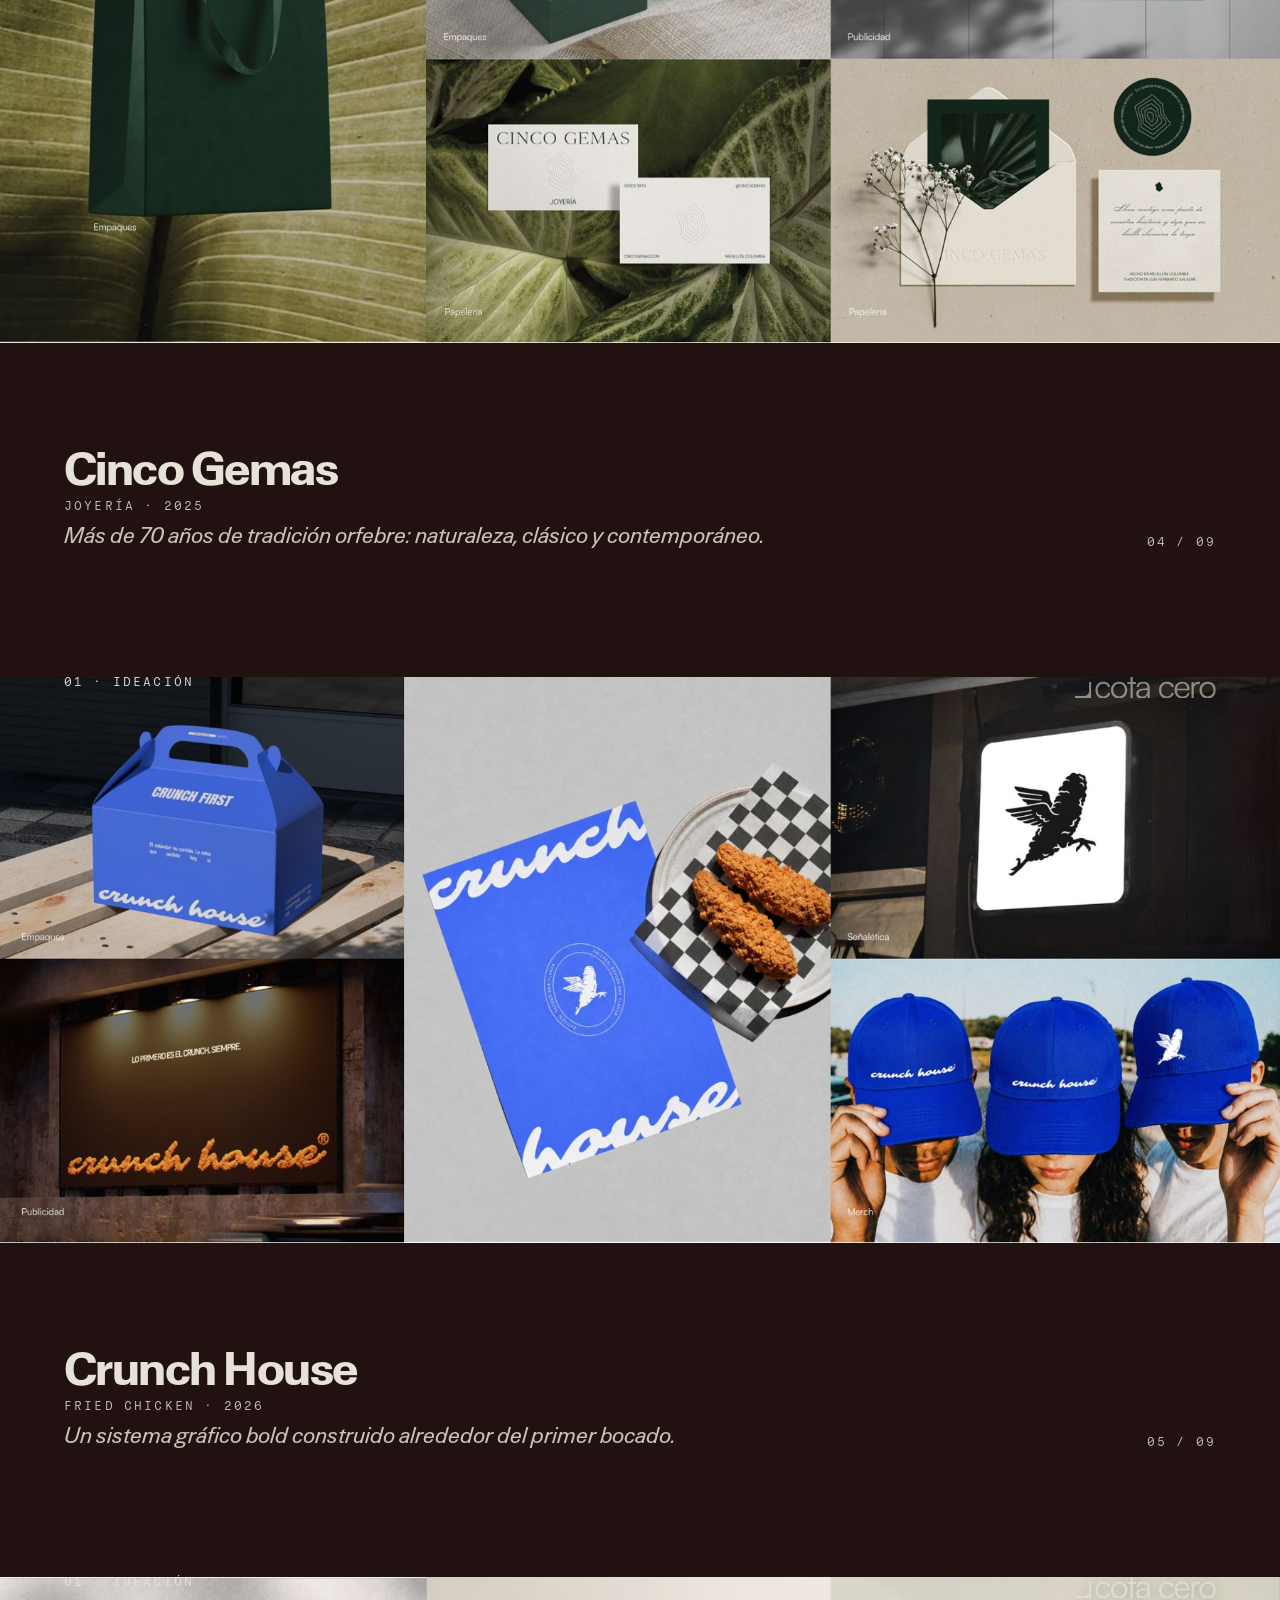
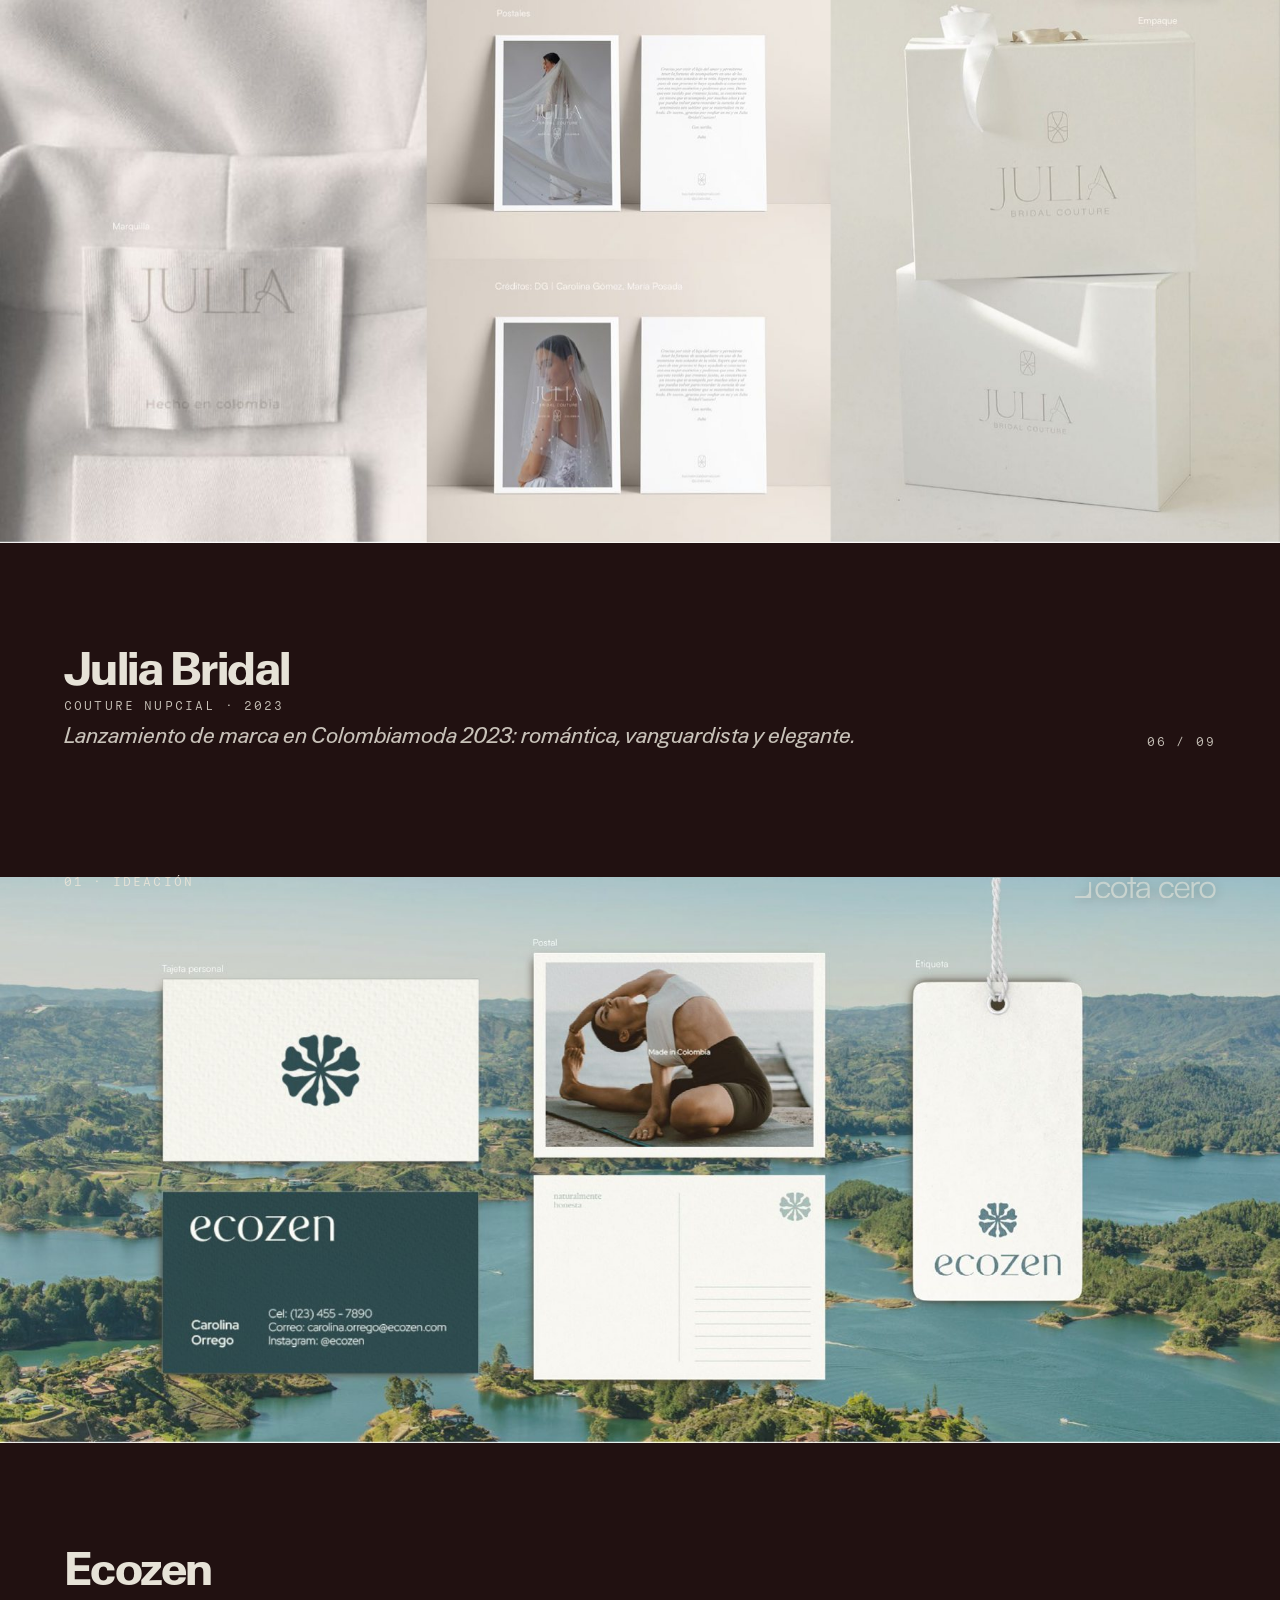
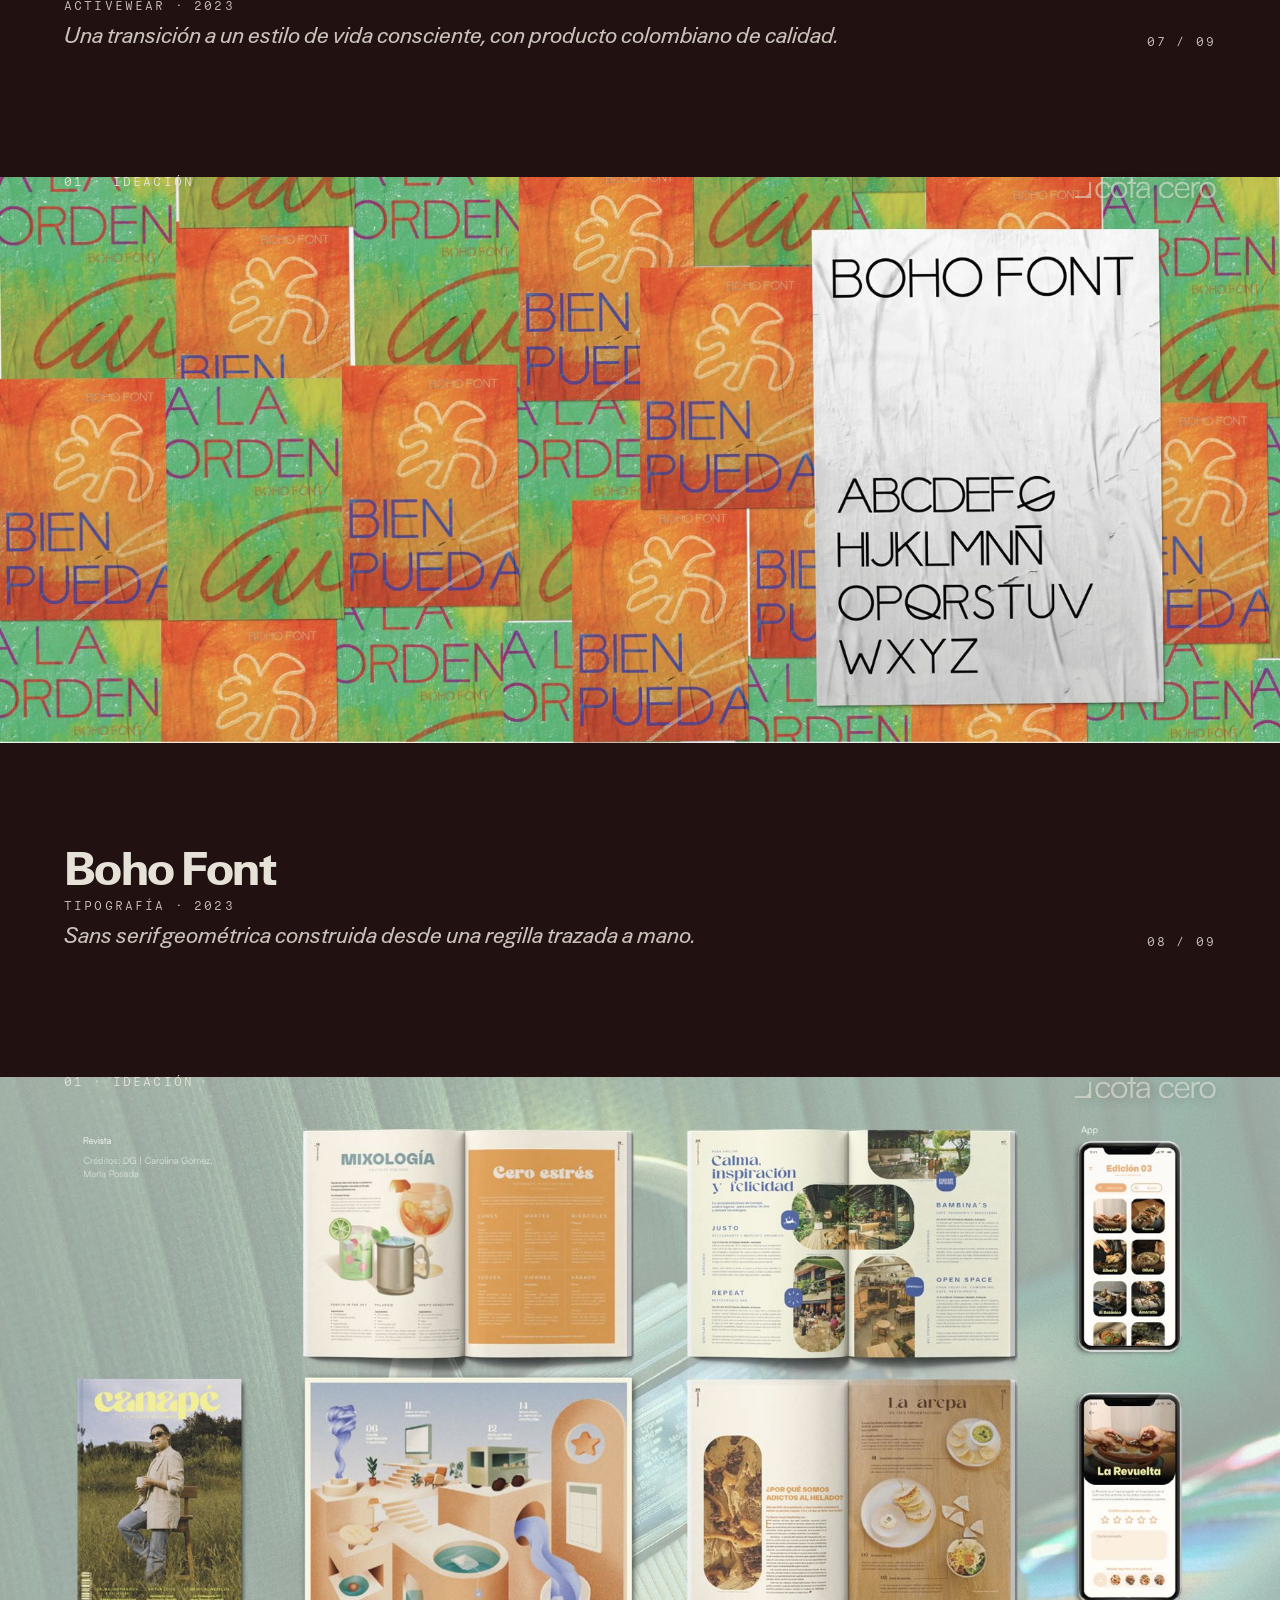
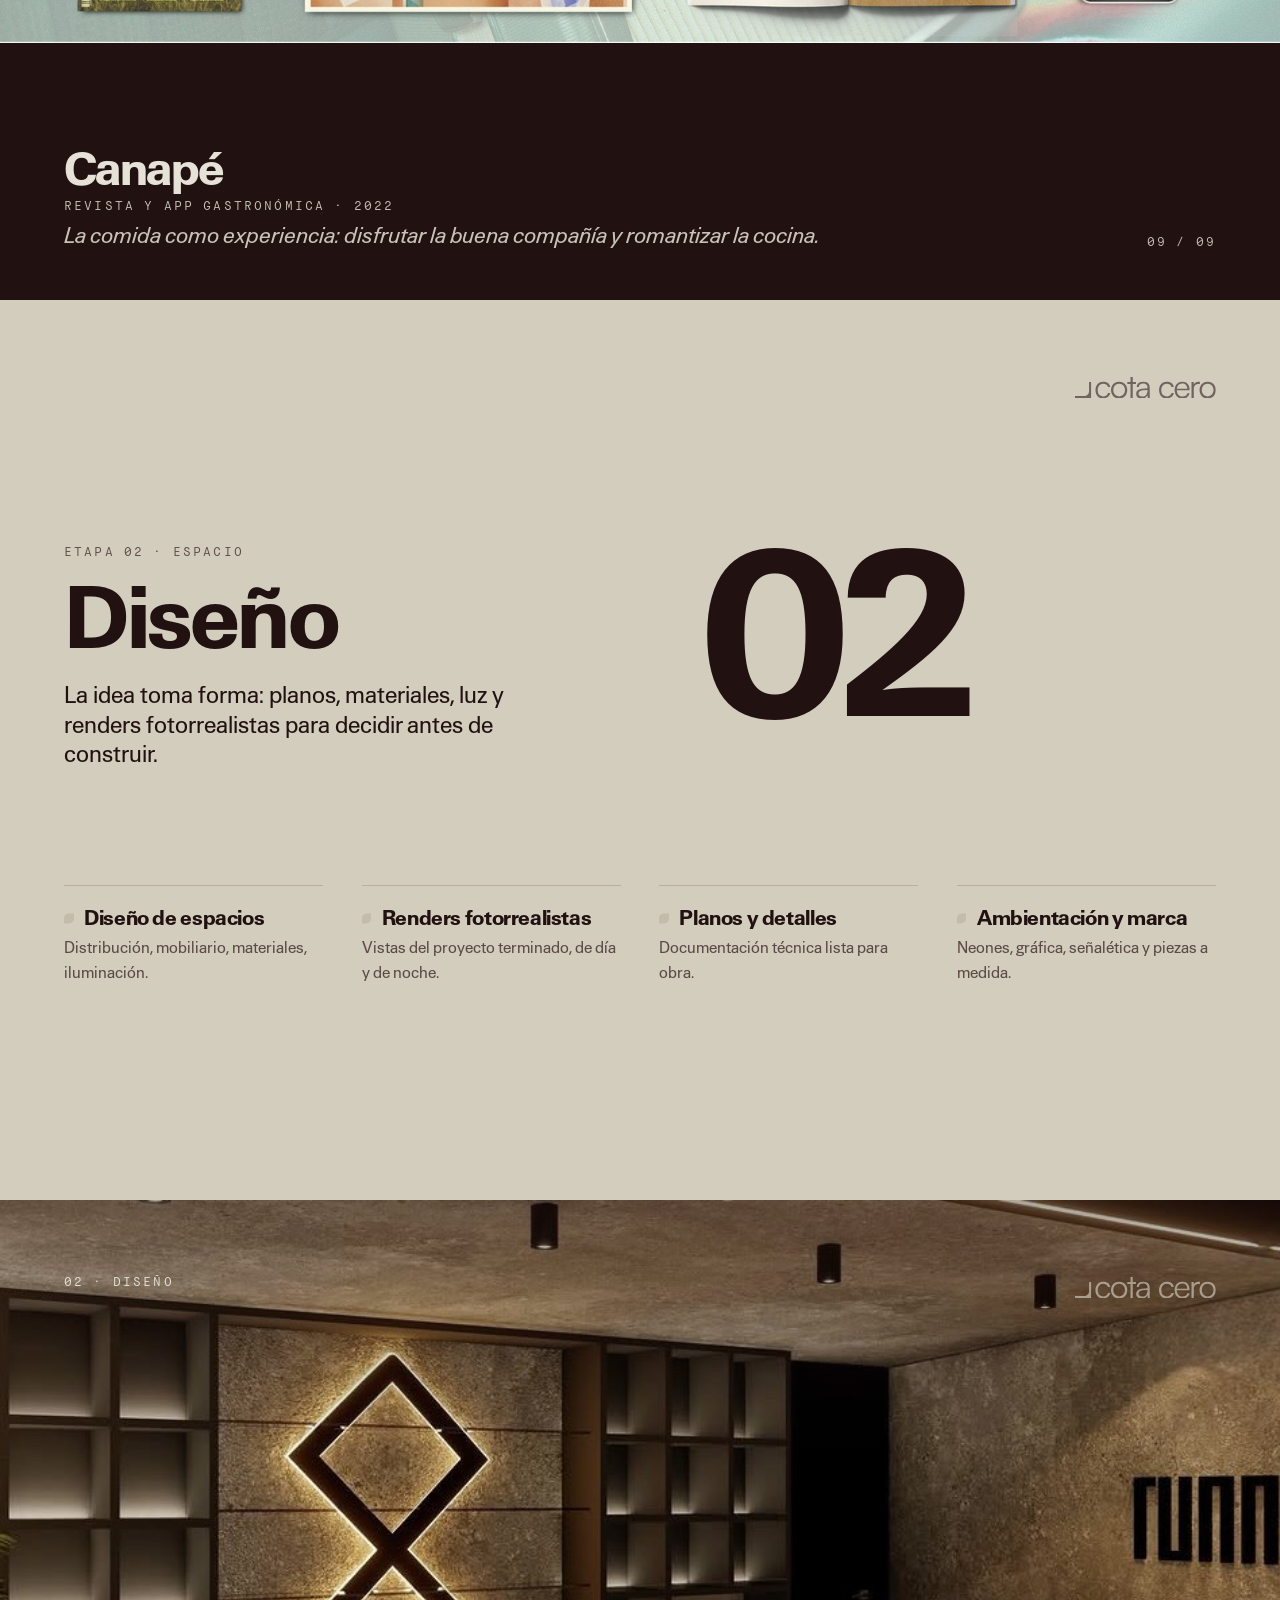
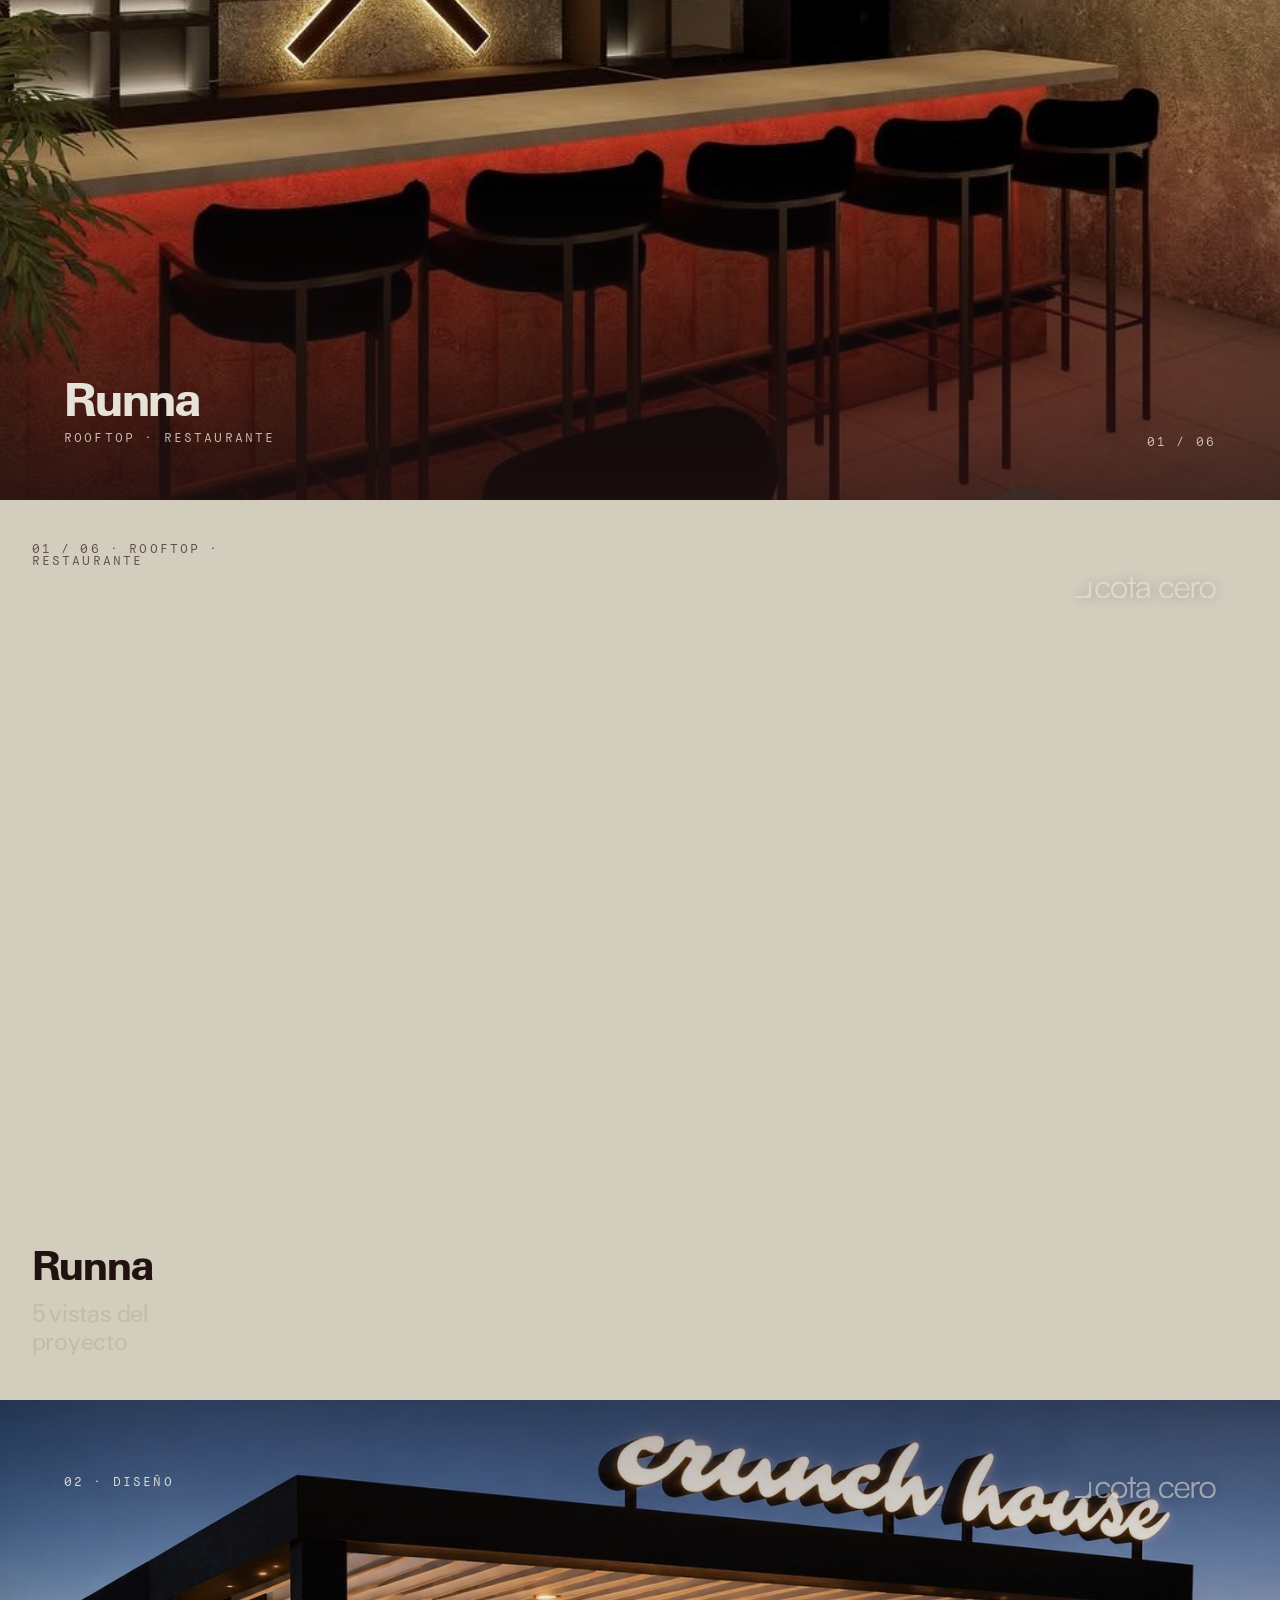
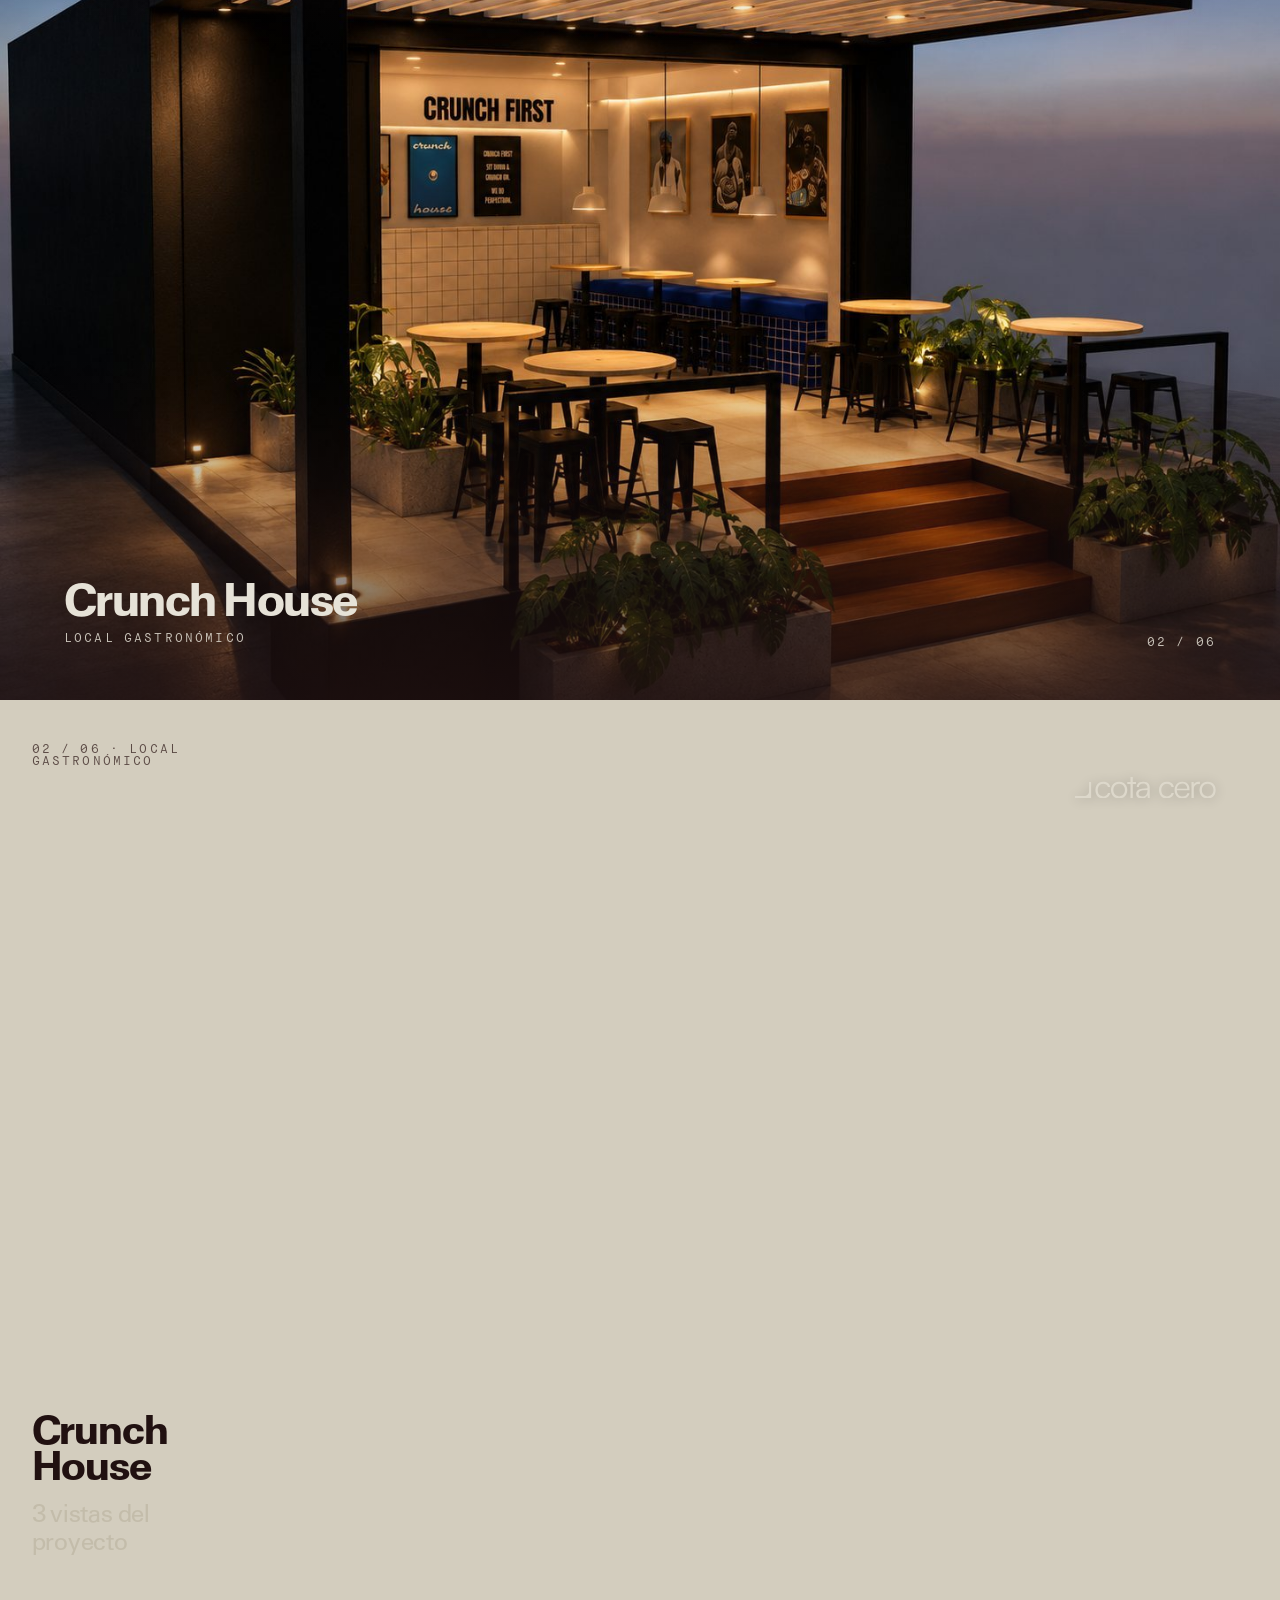
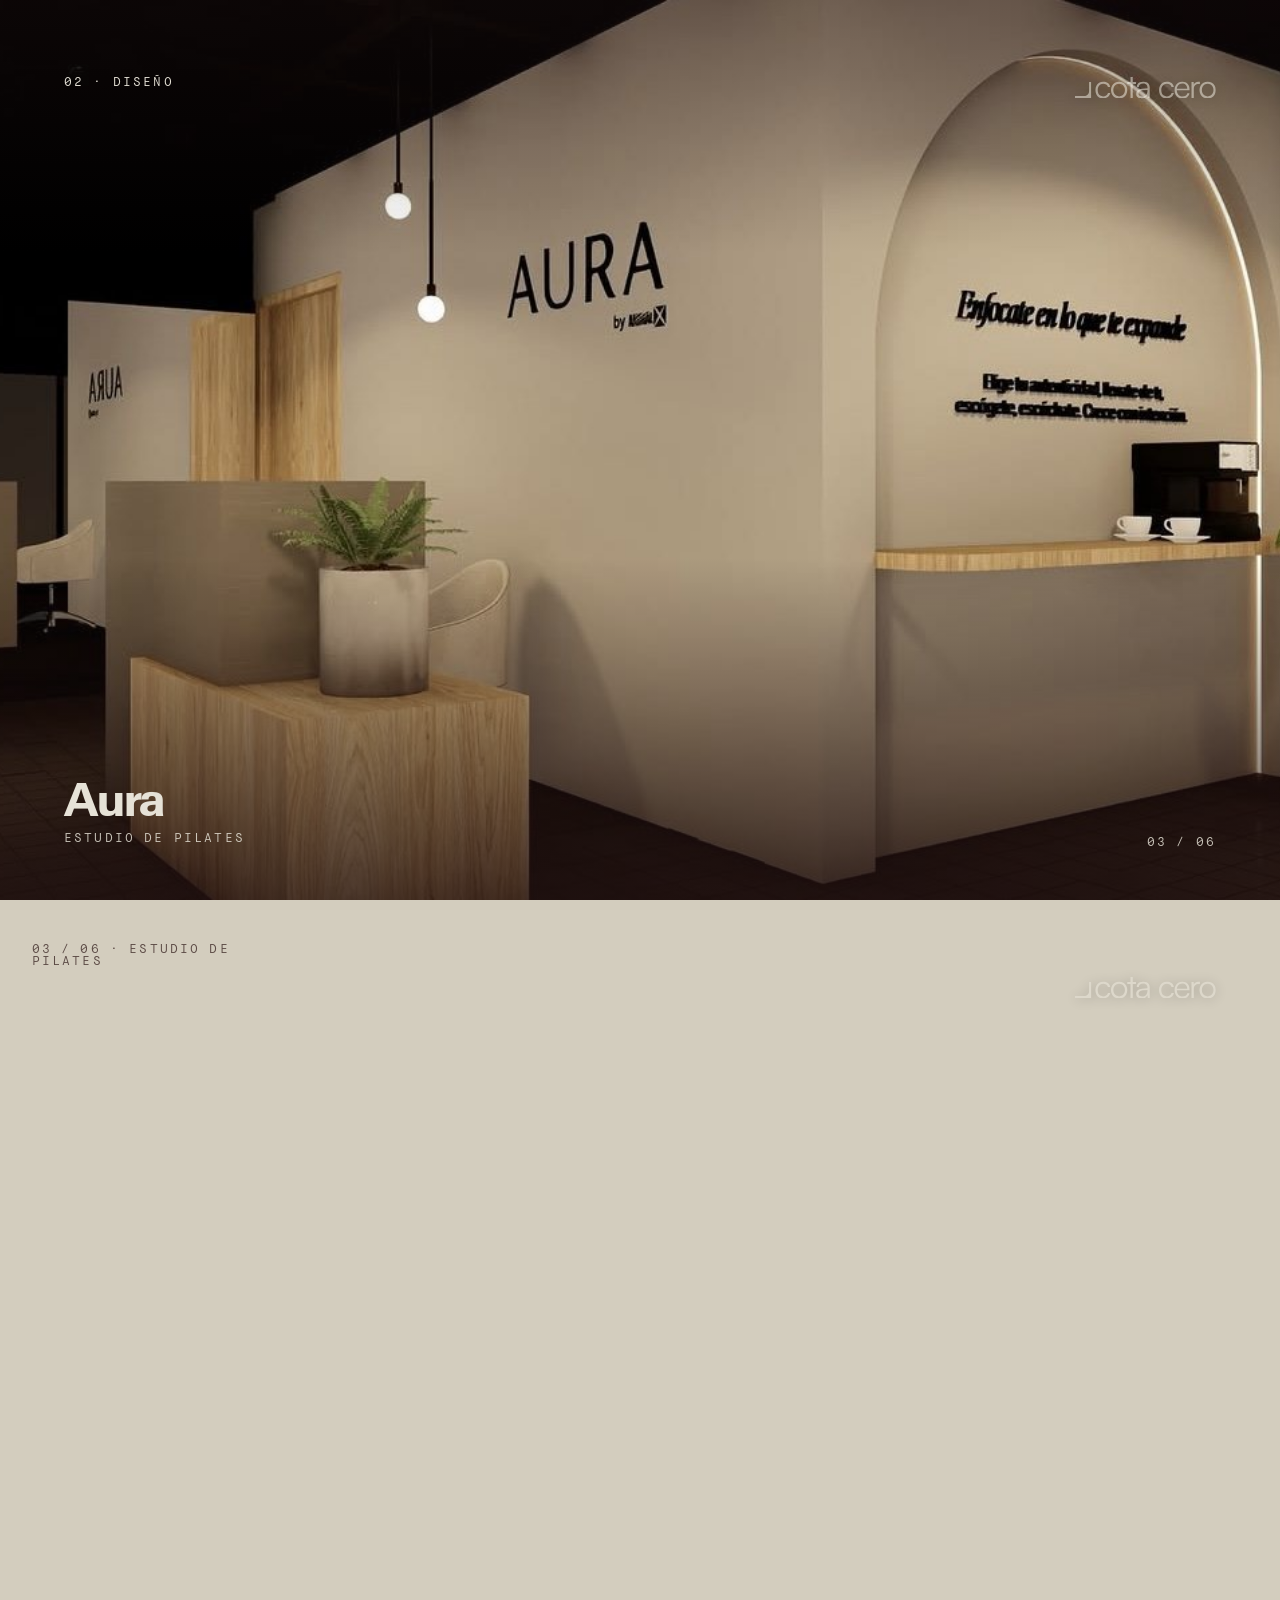
<file: catalogo.html>
<!doctype html>
<html lang="es">
<head>
<meta charset="utf-8">
<meta name="viewport" content="width=device-width,initial-scale=1">
<title>Cota Cero — Catálogo de servicios</title>
<link rel="preload" href="fonts/gstaad-bold.woff2" as="font" type="font/woff2" crossorigin>
<style>
@font-face{font-family:"PP Neue Gstaad";src:url(fonts/gstaad-light.woff2) format("woff2");font-weight:300;font-style:normal;font-display:swap}@font-face{font-family:"PP Neue Gstaad";src:url(fonts/gstaad-regular.woff2) format("woff2");font-weight:400;font-style:normal;font-display:swap}@font-face{font-family:"PP Neue Gstaad";src:url(fonts/gstaad-italic.woff2) format("woff2");font-weight:400;font-style:normal;font-weight:300;font-display:swap}@font-face{font-family:"PP Neue Gstaad";src:url(fonts/gstaad-bold.woff2) format("woff2");font-weight:700;font-style:normal;font-display:swap}@font-face{font-family:"Maison Neue Mono";src:url(fonts/maison-mono.woff2) format("woff2");font-weight:400;font-style:normal;font-display:swap}
:root{
  --tinta:#211111;--hueso:#E6E2D7;--hoja:#2D1918;--brote:#C3BCAA;--arcilla:#C3BCAA;--piedra:#D3CDBE;--grafito:#252525;
  --display:'PP Neue Gstaad','Helvetica Neue',Arial,sans-serif;--serif:'PP Neue Gstaad','Helvetica Neue',Arial,sans-serif;--body:'PP Neue Gstaad','Helvetica Neue',Arial,sans-serif;--mono:'Maison Neue Mono',ui-monospace,monospace;
  --ease-out:cubic-bezier(.23,1,.32,1);--ease-io:cubic-bezier(.77,0,.175,1);
  --pad:clamp(20px,5vw,96px);
}
*{box-sizing:border-box;margin:0;padding:0}
html{scroll-behavior:smooth;-webkit-text-size-adjust:100%}
body{font-family:var(--body);font-size:clamp(16px,1.2vw,19px);line-height:1.55;background:var(--hueso);color:var(--tinta);-webkit-tap-highlight-color:transparent;-webkit-print-color-adjust:exact;print-color-adjust:exact}
img{display:block;max-width:100%}
.mono{font:500 12px var(--mono);letter-spacing:.18em;text-transform:uppercase}
.serif{font-family:var(--serif);font-style:normal;font-weight:300;font-weight:400;letter-spacing:-.01em}
h1{font:800 clamp(32px,min(5.6vw,9vh),96px)/.88 var(--display);letter-spacing:-.03em}
h2{font:800 clamp(40px,6.4vw,112px)/.94 var(--display);letter-spacing:-.03em}
h3{font:700 clamp(24px,2.4vw,40px)/1.1 var(--display);letter-spacing:-.025em}


/* ---------- nav ---------- */
nav{position:fixed;inset:0 0 auto 0;z-index:20;display:flex;justify-content:space-between;align-items:center;padding:14px var(--pad);color:var(--hueso);mix-blend-mode:difference}
nav .logo{display:flex;align-items:center;gap:10px;font:800 22px var(--display);letter-spacing:-.03em;text-decoration:none;color:inherit}
nav .logo svg{width:30px;height:30px}
nav ul{display:flex;gap:6px;list-style:none}
nav a.l{display:block;padding:8px 14px;border-radius:99px;color:inherit;text-decoration:none;font:500 12px var(--mono);letter-spacing:.16em;text-transform:uppercase;transition:transform 160ms var(--ease-out),background-color 160ms ease}
nav a.l:active{transform:scale(.97)}
@media (hover:hover) and (pointer:fine){nav a.l:hover{background:rgba(255,255,255,.18)}}
@media (max-width:640px){nav ul li:not(:last-child){display:none}}

/* ---------- hero ---------- */
.hero{position:relative;min-height:100svh;height:100svh;padding:0;display:grid;align-items:end;background:var(--tinta);color:var(--hueso);overflow:hidden}
.hero .bg{position:absolute;inset:0}
.hero .bg img{width:100%;height:100%;object-fit:cover;opacity:.55;transform:scale(1.04);animation:settle 1.4s var(--ease-out) forwards}
.hero .bg::after{content:"";position:absolute;inset:0;background:linear-gradient(180deg,rgba(33,17,17,.35),rgba(33,17,17,.1) 40%,rgba(33,17,17,.85))}
@keyframes settle{to{transform:scale(1)}}
.hero .in{position:relative;padding:0 var(--pad) clamp(40px,6vw,88px)}
.brand{display:flex;align-items:center;gap:.18em;font:800 clamp(40px,6vw,104px)/1 var(--display);letter-spacing:-.03em;white-space:nowrap;color:var(--hueso);--knock:#211111}
.brand svg{width:1.3em;height:1.3em;flex:none}
.hero .brand{opacity:0;animation:fade 700ms var(--ease-out) 100ms forwards}
nav .logo{transition:opacity 200ms var(--ease-out)}nav.top .logo{opacity:0;pointer-events:none}
.hero .serif{font-size:clamp(22px,3vw,48px);color:var(--brote);margin-top:clamp(16px,2vw,32px);max-width:20ch}
.hero .meta{display:flex;gap:clamp(16px,4vw,64px);flex-wrap:wrap;margin-top:clamp(32px,5vw,72px);padding-top:20px;border-top:1px solid rgba(230,226,215,.25);color:#b9b9ad}
.hero h1 span{display:block;overflow:hidden;padding-bottom:.06em}
.hero h1 span i{display:block;font-style:normal;transform:translateY(105%);animation:rise 900ms var(--ease-out) forwards}
.hero h1 span:nth-child(2) i{animation-delay:70ms}.hero h1 span:nth-child(3) i{animation-delay:140ms}
.hero .serif,.hero .meta{opacity:0;animation:fade 700ms var(--ease-out) 380ms forwards}
@keyframes rise{to{transform:none}}
@keyframes fade{to{opacity:1}}

/* ---------- páginas ---------- */
.pg{position:relative;min-height:100svh;height:100svh;overflow:hidden}
.stage{--bg:var(--hueso);--fg:var(--tinta);--acc:var(--brote);--mut:#5B4A45;--line:rgba(33,17,17,.16);background:var(--bg);color:var(--fg)}
.s1{--bg:var(--brote);--mut:#4a4437}
.s2{--bg:var(--piedra);--acc:var(--arcilla);--mut:#5B4A45}
.s3{--bg:var(--hoja);--fg:var(--hueso);--acc:var(--brote);--mut:#B3AB98;--line:rgba(230,226,215,.2)}
.intro{display:grid;grid-template-columns:minmax(0,1.1fr) minmax(0,1fr);gap:clamp(24px,5vw,96px);align-content:center;align-items:end;padding:clamp(88px,9vw,140px) var(--pad) clamp(40px,5vw,80px)}
.intro .num{font:800 clamp(80px,17vw,300px)/.8 var(--display);letter-spacing:-.06em;margin-bottom:auto}
.intro .mono{color:var(--mut);display:block;margin-bottom:20px}
.intro p.lead{font-size:clamp(18px,1.7vw,28px);line-height:1.35;max-width:34ch;margin-top:clamp(16px,2vw,28px)}
.intro .svc{grid-column:1/-1;margin:clamp(24px,4vw,64px) 0 0}
@media screen and (max-width:820px){.intro{grid-template-columns:1fr}.pg{height:auto;min-height:100svh}}
.svc{list-style:none;display:grid;grid-template-columns:repeat(auto-fit,minmax(min(100%,230px),1fr));gap:0 clamp(20px,3vw,48px)}
.svc li{padding:20px 0;border-top:1px solid var(--line)}
.svc b{display:block;font:700 clamp(18px,1.5vw,24px)/1.2 var(--display);letter-spacing:-.02em;margin-bottom:6px}
.svc b::before{content:"";display:inline-block;width:.5em;height:.5em;margin-right:.55em;border-radius:50% 0 50% 0;background:var(--acc);transform:translateY(-.08em)}
.svc span{color:var(--mut);font-size:.92em}

/* una imagen por página */
.shot{display:grid;grid-template-columns:1fr;cursor:zoom-in;-webkit-user-select:none;user-select:none}
.shot .im{position:absolute;inset:0;overflow:hidden;clip-path:inset(0 0 100% 0);transition:clip-path 900ms var(--ease-io)}
.shot.in .im{clip-path:inset(0)}
.shot img{width:100%;height:100%;object-fit:cover}
.shot.land .im::after{content:"";position:absolute;inset:0;background:linear-gradient(180deg,rgba(33,17,17,.35),transparent 28%,transparent 62%,rgba(33,17,17,.75))}
.lab{position:absolute;z-index:2;display:flex;flex-direction:column;gap:6px}
.shot.land .lab{left:var(--pad);right:var(--pad);bottom:clamp(24px,4vw,56px);flex-direction:row;justify-content:space-between;align-items:end;color:var(--hueso)}
.lab h3{font-size:clamp(28px,3.4vw,64px);letter-spacing:-.035em}
.lab .mono{opacity:.85}
.lab .mono b{color:var(--acc);font-weight:500}
.shot.land .stagechip{position:absolute;top:clamp(64px,6vw,88px);left:var(--pad);z-index:2;color:var(--hueso)}
/* retrato: foto a la derecha a pantalla completa, panel de etapa a la izquierda */
.shot.port{grid-template-columns:1fr min(calc(100svh*.75),48vw);background:var(--bg)}
.shot.port .im{left:auto;right:0;width:min(calc(100svh*.75),48vw)}
.shot.port .lab{position:relative;grid-column:1;align-self:end;padding:0 var(--pad) clamp(32px,5vw,72px)}
.shot.port .stagechip{position:absolute;top:clamp(64px,6vw,88px);left:var(--pad);color:var(--mut)}
.shot.port .lab h3{font-size:clamp(32px,4.4vw,84px)}
.shot.port .lab .mono{color:var(--mut)}
.shot.port .lab .cap{font-family:var(--serif);font-style:normal;font-weight:300;font-size:clamp(20px,2vw,34px);margin-top:12px;max-width:22ch;line-height:1.2}
@media screen and (max-width:820px){
  .shot.port{grid-template-columns:1fr;grid-template-rows:1fr auto;height:auto;min-height:100svh}
  .shot.port .im{position:relative;width:100%;height:72svh;grid-row:1}
  .shot.port .lab{grid-row:2;padding-top:24px}
}
.shot.wide{background:var(--tinta)}
.shot.wide .im{inset:0 0 clamp(140px,20vh,210px) 0}
.shot.wide .im::after{display:none}
.shot.wide img{object-fit:contain}
.shot.wide .lab{color:var(--hueso)}
.shot.wide .lab .cap{font-family:var(--serif);font-style:normal;font-weight:300;font-size:clamp(16px,1.6vw,28px);opacity:.85;max-width:60ch;margin-top:6px;line-height:1.25}
@media (max-width:700px){.shot.wide{min-height:100svh}.shot.wide .im{inset:auto 0 auto 0;top:calc(50% - 22svh);height:auto}.shot.wide img{height:auto}.shot.wide .lab{bottom:32px}}
.stagechip{font:500 12px var(--mono);letter-spacing:.18em;text-transform:uppercase}
.empty{border:1.5px dashed var(--line);border-radius:6px;margin:clamp(88px,9vw,140px) var(--pad);display:grid;gap:12px;place-items:center;text-align:center;color:var(--mut);padding:clamp(36px,6vw,96px);height:calc(100% - 2*clamp(88px,9vw,140px))}
.empty .mono{color:var(--fg)}
@media (hover:hover) and (pointer:fine){.shot:hover img{transform:scale(1.015)}}
.shot img{transition:transform 900ms var(--ease-out)}

/* collage por proyecto */
.pcol{display:grid;grid-template-columns:1fr 4fr;gap:6px;padding:6px;background:var(--bg);height:100svh}
.pcol .tt{display:flex;flex-direction:column;justify-content:space-between;padding:clamp(20px,3vw,48px) clamp(16px,2vw,32px);color:var(--fg)}
.pcol .tt h2{font-size:clamp(30px,3vw,56px)}
.pcol .tt .mono{color:var(--mut)}
.pcol .tt .serif{font-size:clamp(18px,1.8vw,30px);color:var(--acc);line-height:1.2}
.pgrid{display:grid;gap:6px;min-height:0;grid-template-columns:repeat(3,1fr);grid-template-rows:1fr 1fr}
.pgrid figure{margin:0;overflow:hidden;min-height:0;border-radius:3px;clip-path:inset(0 0 100% 0);transition:clip-path 800ms var(--ease-io);transition-delay:calc(var(--i)*70ms)}
.pgrid figure.in{clip-path:inset(0)}
.pgrid img{width:100%;height:100%;object-fit:cover}
.pgrid.n1{grid-template-columns:1fr;grid-template-rows:1fr}
.pgrid.n2{grid-template-columns:1fr 1fr;grid-template-rows:1fr}
.pgrid.n3{grid-template-columns:3fr 2fr}.pgrid.n3 figure:first-child{grid-row:span 2}
.pgrid.n4{grid-template-columns:1fr 1fr}
.pgrid.n5 figure:first-child{grid-column:span 2}
.pgrid.n7{grid-template-columns:repeat(4,1fr)}.pgrid.n7 figure:first-child{grid-column:span 2}.pgrid.n7 figure:last-child{grid-column:span 1}
.s3 .pcol .tt .serif,.pcol.s3 .tt .serif{color:var(--brote)}
.pcol .wm{color:var(--hueso);--knock:rgba(33,17,17,.55);filter:drop-shadow(0 1px 6px rgba(0,0,0,.45))}
@media screen and (max-width:820px){.pcol{grid-template-columns:1fr;height:auto}.pgrid,.pgrid.n3,.pgrid.n4,.pgrid.n5,.pgrid.n6,.pgrid.n2{grid-template-columns:1fr 1fr;grid-template-rows:none}.pgrid figure{aspect-ratio:4/3}.pgrid figure:first-child,.pgrid.n1 figure{grid-column:span 2!important;grid-row:auto!important}}

/* marca de agua */
.wm{position:absolute;z-index:3;top:clamp(64px,6vw,88px);right:var(--pad);display:flex;align-items:center;gap:.3em;font:800 clamp(15px,1.4vw,24px)/1 var(--display);letter-spacing:-.03em;white-space:nowrap;color:var(--fg,var(--hueso));opacity:.55;pointer-events:none;--knock:var(--bg,#211111)}
.wm svg{width:1.5em;height:1.5em;flex:none}
.shot .wm,.collage .wm,.hero .wm,.close .wm{color:var(--hueso);--knock:rgba(33,17,17,.55)}
.shot .wm,.collage .wm{filter:drop-shadow(0 1px 6px rgba(0,0,0,.45))}
.hero .wm{opacity:1;font-size:clamp(26px,3.2vw,56px);--knock:#211111;animation:fade 700ms var(--ease-out) 100ms both}
.close .wm{--knock:var(--tinta)}
.last{background:var(--brote);color:var(--tinta);display:grid;place-items:center;--knock:var(--brote)}
.last .lg{display:flex;flex-direction:column;align-items:center;gap:.25em;font:800 clamp(56px,9vw,170px)/1 var(--display);letter-spacing:-.03em;color:var(--tinta)}
.last .lg svg{width:1.6em;height:1.6em;color:var(--hoja)}
.last .lg small{font:500 clamp(11px,1vw,16px) var(--mono);letter-spacing:.2em;text-transform:uppercase;margin-top:1.2em;opacity:.7}
.collage .tt{position:relative}

/* collage */
.collage{display:grid;grid-template-columns:repeat(5,1fr);grid-auto-flow:dense;gap:6px;height:100svh;background:var(--hoja);padding:6px}
.collage .tt{display:flex;flex-direction:column;justify-content:space-between;padding:clamp(20px,3vw,48px);background:var(--hoja);color:var(--hueso)}
.collage .tt h2{font-size:clamp(30px,3vw,56px)}
.collage .tt .serif{font-size:clamp(18px,1.8vw,30px);color:var(--brote);max-width:22ch;line-height:1.2}
.collage .tt .mono{color:#b6c4b3}
.collage figure{margin:0;overflow:hidden;position:relative;min-height:0;clip-path:inset(0 0 100% 0);transition:clip-path 800ms var(--ease-io);transition-delay:calc(var(--i)*70ms);border-radius:3px}
.collage figure.in{clip-path:inset(0)}
.collage figure.w{grid-column:span 2}
.collage img{width:100%;height:100%;object-fit:cover}
@media screen and (max-width:820px){.collage{grid-template-columns:1fr 1fr;height:auto}.collage .tt{min-height:40svh}.collage figure{aspect-ratio:3/4}.collage figure.w{aspect-ratio:16/9}}

/* ---------- reveal ---------- */
.rv{opacity:0;transform:translateY(14px);transition:opacity 600ms var(--ease-out),transform 600ms var(--ease-out);transition-delay:calc(var(--d,0)*60ms)}
.rv.in{opacity:1;transform:none}

/* ---------- cierre ---------- */
.close{background:var(--tinta);color:var(--hueso);display:grid;align-content:space-between;gap:64px;padding:clamp(88px,9vw,140px) var(--pad) clamp(32px,4vw,64px)}
.close h2 .a{color:var(--brote)}.close h2 .b{color:var(--arcilla)}.close h2 .c{color:#8a826f}
.close .row{display:flex;justify-content:space-between;flex-wrap:wrap;gap:24px;align-items:end;border-top:1px solid rgba(230,226,215,.2);padding-top:28px;color:#a7a79c}
.close svg{width:72px;height:72px}
.btn{display:inline-block;padding:16px 28px;border-radius:99px;background:var(--brote);color:var(--tinta);text-decoration:none;font:700 17px var(--display);transition:transform 160ms var(--ease-out)}
.btn:active{transform:scale(.97)}

/* ---------- lightbox ---------- */
dialog{border:0;background:transparent;max-width:none;max-height:none;width:100vw;height:100dvh;padding:clamp(12px,3vw,48px);place-items:center}
dialog[open]{display:grid}
dialog::backdrop{background:rgba(33,17,17,.92);animation:fade 200ms ease-out forwards;opacity:0}
dialog img{max-width:100%;max-height:92dvh;object-fit:contain;border-radius:4px;animation:pop 220ms var(--ease-out)}
@keyframes pop{from{opacity:0;transform:scale(.96)}}
dialog button{position:fixed;top:16px;right:16px;width:44px;height:44px;border-radius:50%;border:0;background:var(--hueso);color:var(--tinta);font:500 22px var(--body);cursor:pointer;transition:transform 160ms var(--ease-out)}
dialog button:active{transform:scale(.95)}

@media (prefers-reduced-motion:reduce){
  html{scroll-behavior:auto}
  .hero .bg img,.hero h1 span i{animation:none;transform:none}
  .hero .serif,.hero .meta{animation:none;opacity:1}
  .rv{transform:none;transition:opacity 300ms ease}
  .ph .im{clip-path:none;transition:none}
  .ph img{transition:none}
}
@media print{
  @page{size:1920px 1080px;margin:0}
  html,body{width:1920px}
  :root{--pad:96px}
  nav,dialog{display:none!important}
  *{animation:none!important;transition:none!important}
  .hero .bg img{transform:none}.hero h1 span i{transform:none}.hero .serif,.hero .meta{opacity:1}
  .rv{opacity:1;transform:none}.shot .im,.collage figure,.pgrid figure{clip-path:none}
  .collage,.pcol{width:1920px;height:1080px}
  .wm{font-size:26px;top:88px;right:96px}
  .hero .wm{font-size:56px;animation:none}
  .last .lg{font-size:170px}
  .hero,.pg,.close{width:1920px;height:1080px;min-height:0;break-after:page;page-break-after:always;overflow:hidden}
  h1{font-size:96px}.intro .num{font-size:300px}
  .shot.port{grid-template-columns:1fr 810px}.shot.port .im{width:810px}
  .intro{grid-template-columns:1.1fr 1fr;padding:140px 96px 80px}
  .shot.land .lab{left:96px;right:96px}.shot.port .lab{padding:0 96px 72px}
}

.wmk{display:block;height:auto;aspect-ratio:1920/292.79;flex:none}
nav .logo svg.wmk{width:150px;height:auto}
.wm svg.wmk{width:clamp(120px,11vw,190px);height:auto}
.hero .wm svg.wmk{width:clamp(200px,24vw,380px);height:auto}
.last .lg svg.wmk{width:clamp(260px,44vw,820px);height:auto;color:var(--hoja)}
.last .lg small{opacity:.8}
</style>
</head>
<body>
<svg width="0" height="0" style="position:absolute" aria-hidden="true" focusable="false">
<symbol id="wm" viewBox="0 0 1920 292.79" fill="currentColor"><path d="M191.83,193.01c0,37.19-30.15,67.34-67.34,67.34H0v27.4h219.23V69.2h-27.4v123.81Z"/><path d="M425.37,252.41c-12.03,8.28-26.32,12.41-42.86,12.41-14.74,0-27.6-3.61-38.57-10.83-10.98-7.22-19.48-17.29-25.49-30.23-6.02-12.93-9.02-28.12-9.02-45.56s3.23-33.16,9.7-46.24c6.47-13.08,15.41-23.23,26.84-30.45,11.43-7.22,24.36-10.83,38.8-10.83,15.34,0,28.87,4.06,40.6,12.18,11.73,8.12,19.7,19.7,23.91,34.74h31.13c-4.22-22.56-14.97-40.6-32.26-54.14-17.3-13.53-38.58-20.3-63.84-20.3-21.06,0-39.48,4.89-55.27,14.66-15.79,9.78-28.13,23.31-36.99,40.6-8.87,17.3-13.31,37.37-13.31,60.23s4.36,42.86,13.08,60c8.72,17.14,20.82,30.45,36.32,39.93,15.49,9.47,33.61,14.21,54.36,14.21,16.54,0,31.65-3.09,45.34-9.25,13.68-6.16,25.19-14.81,34.51-25.94,9.32-11.12,15.64-24.06,18.95-38.8h-31.58c-4.22,14.14-12.34,25.34-24.36,33.61Z"/><path d="M658.84,78.05c-16.69-9.92-35.72-14.89-57.07-14.89s-40,4.96-56.84,14.89c-16.85,9.92-30.08,23.46-39.7,40.6-9.63,17.14-14.44,36.99-14.44,59.55s4.81,41.58,14.44,58.87c9.62,17.3,22.86,30.9,39.7,40.83,16.84,9.92,35.79,14.89,56.84,14.89s40.38-4.96,57.07-14.89c16.69-9.92,29.85-23.53,39.48-40.83,9.62-17.29,14.44-36.92,14.44-58.87s-4.81-42.41-14.44-59.55c-9.63-17.14-22.78-30.68-39.48-40.6ZM671.02,223.09c-6.77,13.08-16.09,23.31-27.97,30.68-11.89,7.37-25.64,11.05-41.28,11.05s-29.4-3.68-41.28-11.05c-11.89-7.37-21.21-17.59-27.97-30.68-6.77-13.08-10.15-28.2-10.15-45.34s3.39-31.73,10.15-44.66c6.77-12.93,16.09-23.16,27.97-30.68,11.88-7.51,25.64-11.28,41.28-11.28s29.4,3.76,41.28,11.28c11.88,7.52,21.2,17.75,27.97,30.68,6.77,12.94,10.15,27.82,10.15,44.66s-3.39,32.26-10.15,45.34Z"/><polygon points="787.64 0 756.96 0 756.96 69.03 713.2 69.03 713.2 95.19 756.96 95.19 756.96 287.38 787.64 287.38 787.64 95.19 831.4 95.19 831.4 69.03 787.64 69.03 787.64 0"/><path d="M976.67,71.96c-12.94-5.87-27.97-8.8-45.11-8.8s-33.39,3.01-46.92,9.02c-13.54,6.02-24.07,14.44-31.58,25.26-7.52,10.83-11.28,23.62-11.28,38.35h28.42c0-14.73,5.26-26.17,15.79-34.29,10.52-8.12,25.41-12.18,44.66-12.18,10.83,0,20.6,1.66,29.32,4.96,8.72,3.31,15.64,9.1,20.75,17.37,5.11,8.28,7.67,19.63,7.67,34.06v7.22l-72.18,5.87c-25.57,2.11-45.57,9.18-60,21.2-14.44,12.03-21.66,28.13-21.66,48.27,0,18.95,6.54,34.44,19.62,46.47,13.08,12.03,31.2,18.05,54.36,18.05,18.34,0,34.66-3.84,48.95-11.5,14.28-7.67,24.73-18.42,31.35-32.26l4.06,38.35h26.17v-141.21c0-19.24-3.84-34.96-11.51-47.14-7.67-12.18-17.97-21.2-30.9-27.07ZM988.4,188.13c0,23.46-6.31,42.56-18.95,57.3-12.63,14.74-30.53,22.11-53.69,22.11-15.04,0-27.07-3.38-36.09-10.15-9.02-6.77-13.53-16.76-13.53-30,0-12.03,4.51-22.25,13.53-30.68,9.02-8.42,23.76-13.53,44.21-15.34l64.51-4.96v11.73Z"/><path d="M1292.46,252.41c-12.03,8.28-26.32,12.41-42.86,12.41-14.74,0-27.6-3.61-38.57-10.83-10.98-7.22-19.48-17.29-25.49-30.23-6.02-12.93-9.02-28.12-9.02-45.56s3.23-33.16,9.7-46.24c6.47-13.08,15.41-23.23,26.84-30.45,11.43-7.22,24.36-10.83,38.8-10.83,15.34,0,28.87,4.06,40.6,12.18,11.73,8.12,19.7,19.7,23.91,34.74h31.13c-4.22-22.56-14.97-40.6-32.26-54.14-17.3-13.53-38.58-20.3-63.84-20.3-21.06,0-39.48,4.89-55.27,14.66-15.79,9.78-28.13,23.31-36.99,40.6-8.87,17.3-13.31,37.37-13.31,60.23s4.36,42.86,13.08,60c8.72,17.14,20.82,30.45,36.32,39.93,15.49,9.47,33.61,14.21,54.36,14.21,16.54,0,31.65-3.09,45.34-9.25,13.68-6.16,25.19-14.81,34.51-25.94,9.32-11.12,15.64-24.06,18.95-38.8h-31.58c-4.22,14.14-12.34,25.34-24.36,33.61Z"/><path d="M1514.65,76.24c-14.89-8.72-32.26-13.08-52.11-13.08s-38.95,4.89-54.59,14.66c-15.64,9.78-27.9,23.31-36.77,40.6-8.87,17.3-13.31,37.22-13.31,59.78s4.51,42.86,13.53,60,21.58,30.53,37.67,40.15c16.08,9.62,34.66,14.44,55.72,14.44,25.86,0,47.07-6.09,63.61-18.27,16.54-12.18,27.67-29.7,33.38-52.56h-29.77c-3.91,14.44-11.58,25.42-23.01,32.93-11.43,7.52-26.02,11.28-43.76,11.28-24.67,0-43.69-7.97-57.07-23.91-12.24-14.57-18.81-34.62-19.86-60h173.48v-15.34c0-20.75-4.14-38.87-12.41-54.36-8.28-15.49-19.85-27.59-34.74-36.32ZM1388.98,159.71c1.28-11.11,3.97-21.13,8.14-30,6.01-12.78,14.66-22.63,25.94-29.55,11.28-6.91,24.43-10.38,39.47-10.38,20.45,0,36.92,6.39,49.4,19.17,12.48,12.79,18.72,29.71,18.72,50.75h-141.68Z"/><path d="M1703,66.32c-3.61-.9-7.07-1.5-10.38-1.8-3.31-.3-6.62-.45-9.92-.45-16.85,0-31.13,4.44-42.86,13.31-9.19,6.95-15.67,15.55-19.5,25.73l-2.15-34.08h-29.32v218.35h31.13v-124.51c0-21.05,5.93-37.74,17.82-50.08,11.88-12.33,27.89-18.5,48.05-18.5h17.14v-27.97Z"/><path d="M1905.56,118.65c-9.63-17.14-22.78-30.68-39.48-40.6-16.69-9.92-35.72-14.89-57.07-14.89s-40,4.96-56.84,14.89c-16.85,9.92-30.08,23.46-39.7,40.6-9.63,17.14-14.44,36.99-14.44,59.55s4.81,41.58,14.44,58.87c9.62,17.3,22.86,30.9,39.7,40.83,16.84,9.92,35.79,14.89,56.84,14.89s40.38-4.96,57.07-14.89c16.69-9.92,29.85-23.53,39.48-40.83,9.62-17.29,14.44-36.92,14.44-58.87s-4.81-42.41-14.44-59.55ZM1878.27,223.09c-6.77,13.08-16.09,23.31-27.97,30.68-11.89,7.37-25.64,11.05-41.28,11.05s-29.4-3.68-41.28-11.05c-11.89-7.37-21.21-17.59-27.97-30.68-6.77-13.08-10.15-28.2-10.15-45.34s3.39-31.73,10.15-44.66c6.77-12.93,16.09-23.16,27.97-30.68,11.88-7.51,25.64-11.28,41.28-11.28s29.4,3.76,41.28,11.28c11.88,7.52,21.2,17.75,27.97,30.68,6.77,12.94,10.15,27.82,10.15,44.66s-3.39,32.26-10.15,45.34Z"/></symbol>
<symbol id="iso" viewBox="0 0 1920 820.71" fill="currentColor"><path d="M1509.65,0H410.35C184.08,0,0,184.08,0,410.35s184.08,410.35,410.35,410.35h1099.29c226.27,0,410.35-184.08,410.35-410.35S1735.92,0,1509.65,0ZM1509.65,782.03H410.35c-204.94,0-371.67-166.73-371.67-371.67S205.41,38.68,410.35,38.68h1099.29c204.94,0,371.67,166.73,371.67,371.67s-166.73,371.67-371.67,371.67Z"/><path d="M364.86,296.31c22.72-16.34,49.04-24.52,78.97-24.52,38.23,0,70.24,12.05,96.01,36.16,25.77,24.11,42.52,58.06,50.29,101.83h38.23c-5.55-35.46-16.91-65.94-34.08-91.44-17.19-25.48-38.52-45.02-64.01-58.6-25.49-13.57-54.59-20.37-87.28-20.37-37.13,0-69.97,9.56-98.5,28.68-28.55,19.12-50.85,45.59-66.92,79.38-16.08,33.81-24.11,72.88-24.11,117.21s8.03,84.52,24.11,118.87c16.07,34.37,38.36,61.1,66.92,80.22,28.53,19.12,61.37,28.68,98.5,28.68,32.69,0,62.06-6.94,88.11-20.78,26.04-13.85,47.51-33.52,64.42-59.02,16.9-25.48,27.85-55.97,32.83-91.44h-37.41c-7.77,43.22-24.52,77.18-50.29,101.83-25.77,24.67-58.06,36.99-96.84,36.99-29.93,0-56.25-8.17-78.97-24.52-22.73-16.34-40.46-39.34-53.2-68.99-12.75-29.64-19.12-63.59-19.12-101.83s6.36-71.76,19.12-100.58c12.74-28.81,30.47-51.4,53.2-67.75Z"/><path d="M768.02,118h-39.07v129.67h-107.23v31.59h107.23v287.61c0,30.48,5.53,54.86,16.63,73.15,11.08,18.29,25.77,31.46,44.05,39.49,18.29,8.03,38.51,12.05,60.68,12.05,8.86,0,17.59-.7,26.18-2.08,8.58-1.39,17.87-4.03,27.85-7.9v-34.08c-8.87,3.32-17.04,5.55-24.52,6.65-7.48,1.12-15.66,1.66-24.52,1.66-24.94,0-45.72-6.92-62.34-20.78-16.63-13.85-24.94-39.07-24.94-75.64v-280.13h140.48v-31.59h-140.48V118Z"/><path d="M1268.02,302.54c-18.02-19.95-39.35-35.33-64.01-46.13-24.66-10.81-51.95-16.21-81.87-16.21s-57.23,5.4-81.88,16.21c-24.67,10.81-46.01,26.18-64.01,46.13-18.02,19.95-32,43.78-41.98,71.49-9.97,27.72-14.96,57.92-14.96,90.61s4.99,63.73,14.96,91.44c9.98,27.72,23.96,51.82,41.98,72.32,18,20.51,39.34,36.16,64.01,46.97,24.65,10.81,51.95,16.21,81.88,16.21s57.21-5.4,81.87-16.21c24.65-10.81,45.99-26.46,64.01-46.97,18-20.5,32-44.6,41.98-72.32,9.97-27.7,14.96-58.19,14.96-91.44s-4.99-62.89-14.96-90.61c-9.98-27.7-23.98-51.54-41.98-71.49ZM979.57,567.29c-14.13-29.09-21.19-63.3-21.19-102.66s7.06-72.45,21.19-101c14.13-28.53,33.52-50.84,58.19-66.92,24.65-16.07,52.79-24.11,84.38-24.11,25.57,0,48.82,5.39,69.84,15.93l-.7,1.25-4.68,8.25h.04s-176.53,313.85-176.53,313.85c-11.99-12.63-22.2-27.45-30.53-44.6ZM1264.69,567.29c-14.13,29.09-33.54,51.68-58.19,67.75-24.67,16.08-52.79,24.11-84.37,24.11s-59.72-8.03-84.38-24.11c-.11-.07-.2-.15-.31-.22l183.93-327.01c17.69,14.76,32.17,33.32,43.31,55.82,14.13,28.55,21.19,62.21,21.19,101s-7.06,73.57-21.19,102.66Z"/><path d="M1415.56,599.3c-12.2,0-22.44,4.16-30.76,12.47-8.31,8.31-12.47,18.85-12.47,31.59s4.16,23.28,12.47,31.59c8.31,8.31,18.56,12.47,30.76,12.47s23.28-4.16,31.59-12.47c8.31-8.31,12.47-18.83,12.47-31.59s-4.16-23.28-12.47-31.59c-8.31-8.31-18.85-12.47-31.59-12.47Z"/></symbol>
</svg>

<nav class="top">
  <a class="logo" href="#top"><svg class="wmk" viewBox="0 0 1920 292.79"><use href="#wm"/></svg></a>
  <ul>
    <li><a class="l" href="#ideacion">Ideación</a></li>
    <li><a class="l" href="#diseno">Diseño</a></li>
    <li><a class="l" href="#ejecucion">Ejecución</a></li>
  </ul>
</nav>

<header class="hero" id="top"><div class="wm" aria-hidden="true"><svg class="wmk" viewBox="0 0 1920 292.79"><use href="#wm"/></svg></div>
  <div class="bg"><img src="_assets/web/02_DISENO_runna_e.jpg" alt=""></div>
  <div class="in">
    <span class="mono" style="color:#b9b9ad;display:block">Catálogo de servicios · 2026</span>
    <h1 style="margin-top:20px"><span><i>Ideamos.</i></span><span><i>Diseñamos.</i></span><span><i>Construimos.</i></span></h1>
    <p class="serif">Del boceto al local abierto, tal como se soñó.</p>
    <div class="meta mono"><span>Marca</span><span>Espacio</span><span>Obra</span><span>Un solo equipo</span></div>
  </div>
</header>

<section class="pg stage s1 intro" id="ideacion"><div class="wm" aria-hidden="true"><svg class="wmk" viewBox="0 0 1920 292.79"><use href="#wm"/></svg></div><div><span class="mono rv">Etapa 01 · Marca</span><h2 class="rv" style="--d:1">Ideación</h2><p class="lead rv" style="--d:2">Antes de dibujar, entendemos qué quieres ser. Convertimos una intuición en nombre, concepto y rumbo.</p></div><div class="num rv" style="--d:2" aria-hidden="true">01</div><ul class="svc"><li class="rv" style="--d:0"><b>Descubrimiento</b><span>Talleres con el cliente, público, competencia y referencias.</span></li><li class="rv" style="--d:1"><b>Concepto y nombre</b><span>Territorio de marca, naming, manifiesto y personalidad.</span></li><li class="rv" style="--d:2"><b>Logo e identidad</b><span>Isotipo, paleta, tipografía y manual de marca.</span></li><li class="rv" style="--d:3"><b>Programa del espacio</b><span>Qué necesita el local, cuántas personas, qué flujo.</span></li></ul></section><section class="pg shot stage s1 land wide"><div class="wm" aria-hidden="true"><svg class="wmk" viewBox="0 0 1920 292.79"><use href="#wm"/></svg></div><div class="im"><img src="_assets/web/01_IDEACION_01_cuore.jpg" alt="Cuore" loading="lazy" decoding="async"></div><span class="stagechip">01 · Ideación</span><div class="lab"><div><h3>Cuore</h3><span class="mono">Estudio de pilates, barre y yoga · 2025</span><div class="cap">Un refugio de calma y movimiento consciente: sensibilidad, honestidad y equilibrio.</div></div><span class="mono">01 / 09</span></div></section><section class="pg shot stage s1 land wide"><div class="wm" aria-hidden="true"><svg class="wmk" viewBox="0 0 1920 292.79"><use href="#wm"/></svg></div><div class="im"><img src="_assets/web/01_IDEACION_02_dona_luz.jpg" alt="Doña Luz" loading="lazy" decoding="async"></div><span class="stagechip">01 · Ideación</span><div class="lab"><div><h3>Doña Luz</h3><span class="mono">Buñuelos santuarianos · 2025</span><div class="cap">Empresa familiar con décadas de historia que inicia una nueva etapa sin perder su esencia artesanal.</div></div><span class="mono">02 / 09</span></div></section><section class="pg shot stage s1 land wide"><div class="wm" aria-hidden="true"><svg class="wmk" viewBox="0 0 1920 292.79"><use href="#wm"/></svg></div><div class="im"><img src="_assets/web/01_IDEACION_03_runna.jpg" alt="Runna" loading="lazy" decoding="async"></div><span class="stagechip">01 · Ideación</span><div class="lab"><div><h3>Runna</h3><span class="mono">Rooftop gastro bar · 2025</span><div class="cap">Una marca de fuerza silenciosa que se vive más de lo que se explica.</div></div><span class="mono">03 / 09</span></div></section><section class="pg shot stage s1 land wide"><div class="wm" aria-hidden="true"><svg class="wmk" viewBox="0 0 1920 292.79"><use href="#wm"/></svg></div><div class="im"><img src="_assets/web/01_IDEACION_04_cinco_gemas.jpg" alt="Cinco Gemas" loading="lazy" decoding="async"></div><span class="stagechip">01 · Ideación</span><div class="lab"><div><h3>Cinco Gemas</h3><span class="mono">Joyería · 2025</span><div class="cap">Más de 70 años de tradición orfebre: naturaleza, clásico y contemporáneo.</div></div><span class="mono">04 / 09</span></div></section><section class="pg shot stage s1 land wide"><div class="wm" aria-hidden="true"><svg class="wmk" viewBox="0 0 1920 292.79"><use href="#wm"/></svg></div><div class="im"><img src="_assets/web/01_IDEACION_05_crunch_house.jpg" alt="Crunch House" loading="lazy" decoding="async"></div><span class="stagechip">01 · Ideación</span><div class="lab"><div><h3>Crunch House</h3><span class="mono">Fried chicken · 2026</span><div class="cap">Un sistema gráfico bold construido alrededor del primer bocado.</div></div><span class="mono">05 / 09</span></div></section><section class="pg shot stage s1 land wide"><div class="wm" aria-hidden="true"><svg class="wmk" viewBox="0 0 1920 292.79"><use href="#wm"/></svg></div><div class="im"><img src="_assets/web/01_IDEACION_06_julia_bridal.jpg" alt="Julia Bridal" loading="lazy" decoding="async"></div><span class="stagechip">01 · Ideación</span><div class="lab"><div><h3>Julia Bridal</h3><span class="mono">Couture nupcial · 2023</span><div class="cap">Lanzamiento de marca en Colombiamoda 2023: romántica, vanguardista y elegante.</div></div><span class="mono">06 / 09</span></div></section><section class="pg shot stage s1 land wide"><div class="wm" aria-hidden="true"><svg class="wmk" viewBox="0 0 1920 292.79"><use href="#wm"/></svg></div><div class="im"><img src="_assets/web/01_IDEACION_07_ecozen.jpg" alt="Ecozen" loading="lazy" decoding="async"></div><span class="stagechip">01 · Ideación</span><div class="lab"><div><h3>Ecozen</h3><span class="mono">Activewear · 2023</span><div class="cap">Una transición a un estilo de vida consciente, con producto colombiano de calidad.</div></div><span class="mono">07 / 09</span></div></section><section class="pg shot stage s1 land wide"><div class="wm" aria-hidden="true"><svg class="wmk" viewBox="0 0 1920 292.79"><use href="#wm"/></svg></div><div class="im"><img src="_assets/web/01_IDEACION_08_boho_font.jpg" alt="Boho Font" loading="lazy" decoding="async"></div><span class="stagechip">01 · Ideación</span><div class="lab"><div><h3>Boho Font</h3><span class="mono">Tipografía · 2023</span><div class="cap">Sans serif geométrica construida desde una regilla trazada a mano.</div></div><span class="mono">08 / 09</span></div></section><section class="pg shot stage s1 land wide"><div class="wm" aria-hidden="true"><svg class="wmk" viewBox="0 0 1920 292.79"><use href="#wm"/></svg></div><div class="im"><img src="_assets/web/01_IDEACION_09_canape.jpg" alt="Canapé" loading="lazy" decoding="async"></div><span class="stagechip">01 · Ideación</span><div class="lab"><div><h3>Canapé</h3><span class="mono">Revista y app gastronómica · 2022</span><div class="cap">La comida como experiencia: disfrutar la buena compañía y romantizar la cocina.</div></div><span class="mono">09 / 09</span></div></section><section class="pg stage s2 intro" id="diseno"><div class="wm" aria-hidden="true"><svg class="wmk" viewBox="0 0 1920 292.79"><use href="#wm"/></svg></div><div><span class="mono rv">Etapa 02 · Espacio</span><h2 class="rv" style="--d:1">Diseño</h2><p class="lead rv" style="--d:2">La idea toma forma: planos, materiales, luz y renders fotorrealistas para decidir antes de construir.</p></div><div class="num rv" style="--d:2" aria-hidden="true">02</div><ul class="svc"><li class="rv" style="--d:0"><b>Diseño de espacios</b><span>Distribución, mobiliario, materiales, iluminación.</span></li><li class="rv" style="--d:1"><b>Renders fotorrealistas</b><span>Vistas del proyecto terminado, de día y de noche.</span></li><li class="rv" style="--d:2"><b>Planos y detalles</b><span>Documentación técnica lista para obra.</span></li><li class="rv" style="--d:3"><b>Ambientación y marca</b><span>Neones, gráfica, señalética y piezas a medida.</span></li></ul></section><section class="pg shot stage s2 land"><div class="wm" aria-hidden="true"><svg class="wmk" viewBox="0 0 1920 292.79"><use href="#wm"/></svg></div><div class="im"><img src="_assets/web/02_DISENO_runna_c.jpg" alt="Runna" loading="lazy" decoding="async"></div><span class="stagechip">02 · Diseño</span><div class="lab"><div><h3>Runna</h3><span class="mono">Rooftop · Restaurante</span></div><span class="mono">01 / 06</span></div></section><section class="pg stage s2 pcol"><div class="wm" aria-hidden="true"><svg class="wmk" viewBox="0 0 1920 292.79"><use href="#wm"/></svg></div><div class="tt"><span class="mono">01 / 06 · Rooftop · Restaurante</span><div><h2>Runna</h2><p class="serif" style="margin-top:16px">5 vistas del proyecto</p></div></div><div class="pgrid n5"><figure style="--i:0"><img src="_assets/web/02_DISENO_runna_a.jpg" alt="Runna" loading="lazy"></figure><figure style="--i:1"><img src="_assets/web/02_DISENO_runna_b.jpg" alt="Runna" loading="lazy"></figure><figure style="--i:2"><img src="_assets/web/02_DISENO_runna_d.jpg" alt="Runna" loading="lazy"></figure><figure style="--i:3"><img src="_assets/web/02_DISENO_runna_e.jpg" alt="Runna" loading="lazy"></figure><figure style="--i:4"><img src="_assets/web/02_DISENO_runna_f.jpg" alt="Runna" loading="lazy"></figure></div></section><section class="pg shot stage s2 land"><div class="wm" aria-hidden="true"><svg class="wmk" viewBox="0 0 1920 292.79"><use href="#wm"/></svg></div><div class="im"><img src="_assets/web/02_DISENO_crunch_ext.jpg" alt="Crunch House" loading="lazy" decoding="async" style="object-position:50% 6%"></div><span class="stagechip">02 · Diseño</span><div class="lab"><div><h3>Crunch House</h3><span class="mono">Local gastronómico</span></div><span class="mono">02 / 06</span></div></section><section class="pg stage s2 pcol"><div class="wm" aria-hidden="true"><svg class="wmk" viewBox="0 0 1920 292.79"><use href="#wm"/></svg></div><div class="tt"><span class="mono">02 / 06 · Local gastronómico</span><div><h2>Crunch House</h2><p class="serif" style="margin-top:16px">3 vistas del proyecto</p></div></div><div class="pgrid n3"><figure style="--i:0"><img src="_assets/web/02_DISENO_crunch_a.jpg" alt="Crunch House" loading="lazy"></figure><figure style="--i:1"><img src="_assets/web/02_DISENO_crunch_b.jpg" alt="Crunch House" loading="lazy"></figure><figure style="--i:2"><img src="_assets/web/02_DISENO_crunch_c.jpg" alt="Crunch House" loading="lazy"></figure></div></section><section class="pg shot stage s2 land"><div class="wm" aria-hidden="true"><svg class="wmk" viewBox="0 0 1920 292.79"><use href="#wm"/></svg></div><div class="im"><img src="_assets/web/02_DISENO_aura_c.jpg" alt="Aura" loading="lazy" decoding="async"></div><span class="stagechip">02 · Diseño</span><div class="lab"><div><h3>Aura</h3><span class="mono">Estudio de pilates</span></div><span class="mono">03 / 06</span></div></section><section class="pg stage s2 pcol"><div class="wm" aria-hidden="true"><svg class="wmk" viewBox="0 0 1920 292.79"><use href="#wm"/></svg></div><div class="tt"><span class="mono">03 / 06 · Estudio de pilates</span><div><h2>Aura</h2><p class="serif" style="margin-top:16px">2 vistas del proyecto</p></div></div><div class="pgrid n2"><figure style="--i:0"><img src="_assets/web/02_DISENO_aura_a.jpg" alt="Aura" loading="lazy"></figure><figure style="--i:1"><img src="_assets/web/02_DISENO_aura_b.jpg" alt="Aura" loading="lazy"></figure></div></section><section class="pg shot stage s2 land"><div class="wm" aria-hidden="true"><svg class="wmk" viewBox="0 0 1920 292.79"><use href="#wm"/></svg></div><div class="im"><img src="_assets/web/02_DISENO_tierra.jpg" alt="Tierra Querida" loading="lazy" decoding="async"></div><span class="stagechip">02 · Diseño</span><div class="lab"><div><h3>Tierra Querida</h3><span class="mono">Isla de comidas</span></div><span class="mono">04 / 06</span></div></section><section class="pg shot stage s2 land"><div class="wm" aria-hidden="true"><svg class="wmk" viewBox="0 0 1920 292.79"><use href="#wm"/></svg></div><div class="im"><img src="_assets/web/02_DISENO_medellin_cocina.jpg" alt="Casa Medellín" loading="lazy" decoding="async"></div><span class="stagechip">02 · Diseño</span><div class="lab"><div><h3>Casa Medellín</h3><span class="mono">Residencial</span></div><span class="mono">05 / 06</span></div></section><section class="pg stage s2 pcol"><div class="wm" aria-hidden="true"><svg class="wmk" viewBox="0 0 1920 292.79"><use href="#wm"/></svg></div><div class="tt"><span class="mono">05 / 06 · Residencial</span><div><h2>Casa Medellín</h2><p class="serif" style="margin-top:16px">1 vistas del proyecto</p></div></div><div class="pgrid n1"><figure style="--i:0"><img src="_assets/web/02_DISENO_medellin_sala.jpg" alt="Casa Medellín" loading="lazy"></figure></div></section><section class="pg shot stage s2 land"><div class="wm" aria-hidden="true"><svg class="wmk" viewBox="0 0 1920 292.79"><use href="#wm"/></svg></div><div class="im"><img src="_assets/web/02_DISENO_marinilla_hab.jpg" alt="Casa Marinilla" loading="lazy" decoding="async"></div><span class="stagechip">02 · Diseño</span><div class="lab"><div><h3>Casa Marinilla</h3><span class="mono">Residencial</span></div><span class="mono">06 / 06</span></div></section><section class="pg stage s2 pcol"><div class="wm" aria-hidden="true"><svg class="wmk" viewBox="0 0 1920 292.79"><use href="#wm"/></svg></div><div class="tt"><span class="mono">06 / 06 · Residencial</span><div><h2>Casa Marinilla</h2><p class="serif" style="margin-top:16px">1 vistas del proyecto</p></div></div><div class="pgrid n1"><figure style="--i:0"><img src="_assets/web/02_DISENO_marinilla_oficina.jpg" alt="Casa Marinilla" loading="lazy"></figure></div></section><section class="pg stage s3 intro dark" id="ejecucion"><div class="wm" aria-hidden="true"><svg class="wmk" viewBox="0 0 1920 292.79"><use href="#wm"/></svg></div><div><span class="mono rv">Etapa 03 · Obra</span><h2 class="rv" style="--d:1">Ejecución</h2><p class="lead rv" style="--d:2">El mismo equipo que lo diseñó lo construye. Lo que ves en el render es lo que se entrega.</p></div><div class="num rv" style="--d:2" aria-hidden="true">03</div><ul class="svc"><li class="rv" style="--d:0"><b>Presupuesto y cronograma</b><span>Cantidades, costos y tiempos claros desde el inicio.</span></li><li class="rv" style="--d:1"><b>Dirección de obra</b><span>Ingeniería civil en sitio, control de calidad y proveedores.</span></li><li class="rv" style="--d:2"><b>Fidelidad al diseño</b><span>Seguimiento del render a la obra, detalle por detalle.</span></li><li class="rv" style="--d:3"><b>Entrega y apertura</b><span>Remates, ajustes y local listo para operar.</span></li></ul></section><section class="pg shot stage s3 land"><div class="wm" aria-hidden="true"><svg class="wmk" viewBox="0 0 1920 292.79"><use href="#wm"/></svg></div><div class="im"><img src="_assets/web/03_EJECUCION_E06399A6-12B7-45C4-B208-5341183D2D41.jpg" alt="Crunch House" loading="lazy" decoding="async"></div><span class="stagechip">03 · Ejecución</span><div class="lab"><div><h3>Crunch House</h3><span class="mono">Obra en proceso</span></div><span class="mono">01 / 01</span></div></section><section class="pg stage s3 pcol"><div class="wm" aria-hidden="true"><svg class="wmk" viewBox="0 0 1920 292.79"><use href="#wm"/></svg></div><div class="tt"><span class="mono">01 / 01 · Obra en proceso</span><div><h2>Crunch House</h2><p class="serif" style="margin-top:16px">Lo que se dibujó, se construye.</p></div></div><div class="pgrid n7"><figure style="--i:0"><img src="_assets/web/03_EJECUCION_IMG_3365.jpg" alt="Crunch House" loading="lazy"></figure><figure style="--i:1"><img src="_assets/web/03_EJECUCION_IMG_3397.jpg" alt="Crunch House" loading="lazy"></figure><figure style="--i:2"><img src="_assets/web/03_EJECUCION_IMG_3398.jpg" alt="Crunch House" loading="lazy"></figure><figure style="--i:3"><img src="_assets/web/03_EJECUCION_IMG_3400.jpg" alt="Crunch House" loading="lazy"></figure><figure style="--i:4"><img src="_assets/web/03_EJECUCION_IMG_3425.jpg" alt="Crunch House" loading="lazy"></figure><figure style="--i:5"><img src="_assets/web/03_EJECUCION_IMG_3575.jpg" alt="Crunch House" loading="lazy"></figure><figure style="--i:6"><img src="_assets/web/03_EJECUCION_IMG_8961.jpg" alt="Crunch House" loading="lazy"></figure></div></section>

<section class="pg last"><div class="lg"><svg class="wmk" viewBox="0 0 1920 292.79"><use href="#wm"/></svg><small>Ideamos · Diseñamos · Construimos</small><small><a href="mailto:cotacero14@gmail.com" style="color:inherit">cotacero14@gmail.com</a></small></div></section>

<dialog id="lb"><button aria-label="Cerrar">×</button><img alt=""></dialog>

<script>
// reveal: una sola vez, al entrar al viewport
const io=new IntersectionObserver(es=>es.forEach(e=>{if(e.isIntersecting){e.target.classList.add('in');io.unobserve(e.target)}}),{threshold:.25});
document.querySelectorAll('.rv,.shot,.collage figure,.pgrid figure').forEach(el=>io.observe(el));
new IntersectionObserver(([e])=>document.querySelector('nav').classList.toggle('top',e.isIntersecting),{threshold:.5}).observe(document.getElementById('top'));
// lightbox
const lb=document.getElementById('lb'),li=lb.querySelector('img');
document.addEventListener('click',e=>{const f=e.target.closest('.shot');if(f){li.src=f.querySelector('img').src;lb.showModal()}});
lb.addEventListener('click',()=>lb.close());
</script>
</body>
</html>
</file>
<file: site.css>
/* Cota Cero — sitio. Sistema en DESIGN.md */
@font-face{font-family:"PP Neue Gstaad";src:url(fonts/gstaad-light.woff2) format("woff2");font-weight:300;font-style:normal;font-display:swap}
@font-face{font-family:"PP Neue Gstaad";src:url(fonts/gstaad-regular.woff2) format("woff2");font-weight:400;font-style:normal;font-display:swap}
@font-face{font-family:"PP Neue Gstaad";src:url(fonts/gstaad-italic.woff2) format("woff2");font-weight:400;font-style:italic;font-display:swap}
@font-face{font-family:"PP Neue Gstaad";src:url(fonts/gstaad-bold.woff2) format("woff2");font-weight:700;font-style:normal;font-display:swap}
@font-face{font-family:"Maison Neue Mono";src:url(fonts/maison-mono.woff2) format("woff2");font-weight:400;font-style:normal;font-display:swap}

:root{
  --hueso:#E6E2D7; --piedra:#C3BCAA; --cafe:#2D1918; --deep:#211111; --grafito:#252525;
  --tinta-2:#5B4A45;            /* texto secundario sobre hueso, tintado desde el café */
  --piedra-2:#B3AB98;           /* texto secundario sobre café, ≥4.5:1 */
  --linea:rgba(195,188,170,.18);
  --linea-clara:rgba(33,17,17,.16);
  --sans:"PP Neue Gstaad","Helvetica Neue",Arial,sans-serif;
  --mono:"Maison Neue Mono",ui-monospace,Menlo,monospace;
  --out:cubic-bezier(.23,1,.32,1);
  --in-out:cubic-bezier(.77,0,.175,1);
  --pad:clamp(20px,4.2vw,72px);
  --hdr:84px;
}
*{box-sizing:border-box;margin:0;padding:0}
html{scroll-behavior:smooth;-webkit-text-size-adjust:100%;scrollbar-color:var(--piedra) var(--deep);scroll-padding-top:var(--hdr)}
body{font:400 clamp(16px,1.15vw,19px)/1.55 var(--sans);background:var(--hueso);color:var(--deep);-webkit-font-smoothing:antialiased;text-rendering:optimizeLegibility;-webkit-tap-highlight-color:transparent;overflow-x:hidden}
img{display:block;max-width:100%}
a{color:inherit}
::selection{background:var(--piedra);color:var(--deep)}
:focus-visible{outline:2px solid currentColor;outline-offset:4px;border-radius:2px}
.sr{position:absolute;width:1px;height:1px;overflow:hidden;clip:rect(0 0 0 0);white-space:nowrap}
.mono{font:400 12px/1.3 var(--mono);letter-spacing:.14em;text-transform:uppercase;font-variant-numeric:tabular-nums}
.wrap{padding-inline:var(--pad);max-width:1760px;margin-inline:auto}
h1,h2,h3{font-weight:700;letter-spacing:-.025em;text-wrap:balance}

/* ---------- botones ---------- */
.pill{display:inline-flex;align-items:center;justify-content:center;gap:.6em;min-height:44px;padding:0 22px;border-radius:99px;background:var(--hueso);color:var(--deep);font:400 12px/1 var(--mono);letter-spacing:.14em;text-transform:uppercase;text-decoration:none;border:0;cursor:pointer;transition:transform 160ms var(--out),background-color 200ms ease,color 200ms ease}
.pill:active{transform:scale(.97)}
.pill.line{background:transparent;color:inherit;box-shadow:inset 0 0 0 1px currentColor}
@media (hover:hover) and (pointer:fine){
  .pill:hover{background:var(--piedra)}
  .pill.line:hover{background:var(--hueso);color:var(--deep)}
}

/* ---------- encabezado ---------- */
.top{position:fixed;inset:0 0 auto 0;z-index:30;height:var(--hdr);display:grid;grid-template-columns:1fr auto 1fr;align-items:center;padding-inline:var(--pad);color:var(--hueso);transition:background-color 300ms ease}
.top.solid{background:rgba(33,17,17,.86);-webkit-backdrop-filter:blur(14px);backdrop-filter:blur(14px)}
.top nav{display:flex;align-items:center;gap:clamp(18px,2.4vw,40px)}
.top nav.r{justify-content:flex-end}
.top nav a:not(.pill){text-decoration:none;font:400 12px/1 var(--mono);letter-spacing:.14em;text-transform:uppercase;padding:12px 0;position:relative}
.top nav a:not(.pill)::after{content:"";position:absolute;left:0;right:0;bottom:6px;height:1px;background:currentColor;transform:scaleX(0);transform-origin:left;transition:transform 220ms var(--out)}
@media (hover:hover) and (pointer:fine){.top nav a:not(.pill):hover::after{transform:scaleX(1)}}
.logo{display:block;width:clamp(190px,25vw,400px);color:inherit;transform-origin:center;transition:transform 480ms var(--out)}
.logo svg{display:block;width:100%;height:auto;aspect-ratio:1920/292.79}
.top.solid .logo{transform:scale(.44)}
.top .pill{min-height:38px;padding:0 18px}

/* ---------- hero ---------- */
.hero{position:relative;min-height:max(100svh,700px);background:var(--deep);color:var(--hueso);display:grid;place-items:center;overflow:hidden;isolation:isolate}
.mosaic{position:absolute;inset:0;z-index:-2;display:grid;gap:10px;grid-template-columns:repeat(12,1fr);grid-template-rows:30fr 36fr 34fr}
.mosaic>div{position:relative;overflow:hidden;animation:tile 1100ms var(--out) backwards;animation-delay:calc(var(--i)*80ms + 120ms)}
.mosaic img{width:100%;height:100%;object-fit:cover;animation:zoom 1600ms var(--out) backwards;animation-delay:calc(var(--i)*80ms + 120ms)}
.m1{grid-column:1/6}.m2{grid-column:6/13}
.m3{grid-column:1/5;grid-row:2}.m4{grid-column:5/9;grid-row:2}.m5{grid-column:9/13;grid-row:2}
.m6{grid-column:1/7;grid-row:3}.m7{grid-column:7/13;grid-row:3}
@keyframes tile{from{clip-path:inset(0 0 100% 0)}to{clip-path:inset(0)}}
@keyframes zoom{from{transform:scale(1.14)}to{transform:scale(1)}}
.hero::before{content:"";position:absolute;inset:0;z-index:-1;background:
  linear-gradient(180deg,rgba(33,17,17,.86) 0,rgba(33,17,17,.34) 20%,rgba(33,17,17,.3) 70%,rgba(33,17,17,.5) 100%),
  radial-gradient(ellipse 52% 34% at 50% 52%,rgba(33,17,17,.66),transparent 100%)}
.hero .in{text-align:center;padding:calc(var(--hdr) + 60px) var(--pad) 72px;display:grid;gap:30px;justify-items:center}
.hero h1{font-size:clamp(30px,3.7vw,64px);line-height:1.02;letter-spacing:-.025em;max-width:20ch}
.hero h1 span{display:block}
.hero .sub{font-weight:300;font-size:clamp(20px,2.3vw,38px);line-height:1.15;letter-spacing:-.02em;max-width:26ch;margin-top:-10px;text-wrap:balance}
.hero .go{animation:rise 900ms var(--out) 900ms backwards}
.hero h1,.hero .sub{animation:rise 900ms var(--out) 650ms backwards}
@keyframes rise{from{opacity:0;transform:translateY(14px)}to{opacity:1;transform:none}}

/* ---------- declaración ---------- */
.decl{background:var(--hueso);padding:clamp(96px,16vw,240px) var(--pad)}
.decl p{max-width:26ch;margin-inline:auto;text-align:center;font-weight:400;font-size:clamp(30px,4.2vw,72px);line-height:1.1;letter-spacing:-.03em;text-wrap:balance}
.decl .w{transition:color 320ms ease}
.js .decl .w{color:rgba(33,17,17,.2)}
.js .decl .w.on{color:var(--deep)}
.decl .sig{display:block;margin:clamp(32px,4vw,56px) auto 0;width:max-content;color:var(--tinta-2)}

/* ---------- por qué existimos ---------- */
.why{position:relative;background:var(--cafe);color:var(--hueso);padding:clamp(80px,11vw,176px) 0;overflow:hidden}
.why::before,.why::after{content:"";position:absolute;top:0;bottom:0;width:1px;background:var(--linea)}
.why::before{left:var(--pad)}.why::after{right:var(--pad)}
.why .wrap{position:relative}
.why h2{font-size:clamp(30px,4.4vw,76px);line-height:1.04;text-align:center;max-width:20ch;margin:0 auto clamp(48px,6vw,96px)}
.why .rule{height:1px;background:var(--linea);margin-inline:calc(var(--pad)*-1)}
.vs{display:grid;grid-template-columns:1fr 1fr;gap:clamp(12px,1.6vw,28px);padding-block:clamp(24px,3vw,48px);position:relative}
.vs article{padding:clamp(24px,3vw,52px);border-radius:6px}
.vs h3{font-size:clamp(24px,2.5vw,42px);line-height:1.05;margin-bottom:10px}
.vs .chain{display:block;margin-bottom:clamp(24px,3vw,44px)}
.vs ul{list-style:none}
.vs li{padding:16px 0;border-top:1px solid;font-size:clamp(16px,1.25vw,20px);line-height:1.35}
.vs .old{box-shadow:inset 0 0 0 1px var(--linea);color:var(--piedra-2)}
.vs .old li{border-color:var(--linea)}
.vs .old h3{color:var(--hueso)}
.vs .us{background:var(--hueso);color:var(--deep)}
.vs .us .chain{color:var(--tinta-2)}
.vs .us li{border-color:var(--linea-clara)}

/* ---------- metodología ---------- */
.metodo{position:relative;min-height:max(100svh,760px);color:var(--hueso);background:var(--deep);display:grid;align-items:end;overflow:hidden;isolation:isolate}
.stage{position:absolute;inset:0;z-index:-1}
.stage img{position:absolute;inset:0;width:100%;height:100%;object-fit:cover;opacity:0;transform:scale(1.05);transition:opacity 700ms var(--out),transform 1400ms var(--out)}
.stage img.on{opacity:1;transform:none}
.stage::after{content:"";position:absolute;inset:0;background:linear-gradient(90deg,rgba(33,17,17,.88) 0,rgba(33,17,17,.5) 62%,rgba(33,17,17,.55) 100%),linear-gradient(0deg,rgba(33,17,17,.7),transparent 45%)}
.fases{list-style:none;padding:calc(var(--hdr) + 40px) var(--pad) clamp(40px,5vw,80px);display:grid}
.fase{display:grid;grid-template-columns:1fr auto;align-items:end;gap:6px 32px;padding:clamp(12px,1.4vw,22px) 0;border-top:1px solid var(--linea);cursor:default;opacity:.72;transition:opacity 260ms ease}
.fase:last-child{border-bottom:1px solid var(--linea)}
.fase.on,.fase:focus-within{opacity:1}
.fase h3{grid-column:1;font-size:min(7vw,7.25rem);line-height:.94;letter-spacing:-.035em;text-transform:uppercase;display:flex;align-items:flex-start;gap:.14em;outline:none}
.fase h3 sup{font:400 12px/1 var(--mono);letter-spacing:.14em;margin-top:.9em;opacity:.8}
.fase .d{grid-column:1;display:grid;grid-template-rows:0fr;transition:grid-template-rows 360ms var(--out)}
.fase .d>div{overflow:hidden}
.fase.on .d{grid-template-rows:1fr}
.fase .d p{max-width:46ch;padding-top:10px;font-weight:300;font-size:clamp(16px,1.4vw,22px);line-height:1.35;color:var(--hueso)}
.fase .lk{grid-column:2;grid-row:1/3;align-self:end;font-size:clamp(14px,1.1vw,17px);text-decoration:underline;text-underline-offset:.28em;text-decoration-thickness:1px;padding:8px 0;transition:text-underline-offset 220ms var(--out)}
@media (hover:hover) and (pointer:fine){.fase .lk:hover{text-underline-offset:.45em}}

/* ---------- casos ---------- */
.casos{padding:clamp(80px,11vw,176px) var(--pad)}
.casos .hd{display:flex;justify-content:space-between;align-items:end;gap:32px;margin-bottom:clamp(40px,5vw,80px);flex-wrap:wrap}
.casos h2{font-size:clamp(30px,4.4vw,76px);line-height:1.02;max-width:16ch}
.casos .hd a{color:var(--deep)}
.grid-c{display:grid;grid-template-columns:repeat(12,1fr);gap:clamp(36px,4vw,72px) clamp(16px,2vw,32px);align-items:start}
.c{display:block;text-decoration:none;color:inherit}
.c figure{overflow:hidden;border-radius:6px;background:var(--piedra)}
.c img{width:100%;height:100%;object-fit:cover;transition:transform 900ms var(--out)}
@media (hover:hover) and (pointer:fine){.c:hover img{transform:scale(1.035)}}
.c .t{display:flex;justify-content:space-between;gap:16px;align-items:baseline;margin-top:16px;padding-top:14px;border-top:1px solid var(--linea-clara)}
.c h3{font-size:clamp(22px,2vw,32px);letter-spacing:-.02em}
.c .t .mono{color:var(--tinta-2);text-align:right}
.c p{margin-top:8px;max-width:46ch;color:var(--tinta-2)}
.c1{grid-column:1/8}.c1 figure{aspect-ratio:16/10}
.c2{grid-column:8/13;margin-top:clamp(40px,9vw,160px)}.c2 figure{aspect-ratio:1/1.08}.c2 img{object-position:78% 50%}
.c3{grid-column:1/6}.c3 figure{aspect-ratio:4/5}
.c4{grid-column:6/13;margin-top:clamp(40px,9vw,160px)}.c4 figure{aspect-ratio:16/10}
.c figure{position:relative}
.rv-clip{clip-path:inset(0 0 100% 0)}
.js .rv-clip{transition:clip-path 1000ms var(--in-out)}
.rv-clip.in{clip-path:inset(0)}
.no-js .rv-clip,.rv-clip.static{clip-path:none}

/* ---------- obra ---------- */
.obra{background:var(--deep);color:var(--hueso);padding:clamp(80px,11vw,176px) var(--pad)}
.obra .hd{max-width:var(--max,none);display:grid;grid-template-columns:1fr 1fr;gap:32px;align-items:end;margin-bottom:clamp(40px,5vw,80px)}
.obra h2{font-size:clamp(30px,4.4vw,76px);line-height:1.02}
.obra .hd p{color:var(--piedra-2);max-width:42ch;justify-self:end}
.strip{display:grid;grid-template-columns:repeat(4,1fr);gap:clamp(10px,1.4vw,24px);align-items:start}
.strip figure{border-radius:6px;overflow:hidden;aspect-ratio:3/4;background:var(--cafe)}
.strip figure:nth-child(even){margin-top:clamp(24px,5vw,88px)}
.strip img{width:100%;height:100%;object-fit:cover}
.obra .cap{margin-top:28px;color:var(--piedra-2)}

/* ---------- equipo ---------- */
.equipo{padding:clamp(80px,11vw,176px) var(--pad)}
.equipo h2{font-size:clamp(30px,4.4vw,76px);line-height:1.02;max-width:16ch;margin-bottom:clamp(40px,5vw,80px)}
.pil{list-style:none;border-top:1px solid var(--linea-clara)}
.pil li{display:grid;grid-template-columns:minmax(80px,.5fr) 1.4fr 2fr;gap:24px;align-items:baseline;padding:clamp(22px,2.6vw,40px) 0;border-bottom:1px solid var(--linea-clara)}
.pil .mono{color:var(--tinta-2)}
.pil h3{font-size:clamp(24px,2.6vw,44px);line-height:1.04;letter-spacing:-.025em}
.pil p{color:var(--tinta-2);max-width:52ch}
.reglas{list-style:none;display:grid;grid-template-columns:repeat(3,1fr);gap:clamp(24px,3vw,56px);margin-top:clamp(48px,6vw,96px)}
.reglas li{padding-top:18px;border-top:1px solid var(--deep)}
.reglas b{display:block;font-size:clamp(20px,1.8vw,28px);letter-spacing:-.02em;margin-bottom:8px}
.reglas span{color:var(--tinta-2);display:block;max-width:40ch}

/* ---------- valores ---------- */
.vals{background:var(--cafe);color:var(--hueso);padding:clamp(72px,9vw,144px) var(--pad)}
.vals h2{font-size:clamp(30px,4.4vw,76px);line-height:1.02;max-width:18ch;margin-bottom:clamp(40px,5vw,72px)}
.vals ul{list-style:none;display:grid;grid-template-columns:repeat(3,1fr);border-top:1px solid var(--linea)}
.vals li{padding:28px clamp(0px,2vw,32px) 36px 0;border-bottom:1px solid var(--linea);color:var(--piedra-2)}
.vals b{display:block;color:var(--hueso);font-size:clamp(22px,2vw,32px);letter-spacing:-.02em;margin-bottom:6px}

/* ---------- contacto ---------- */
.contacto{background:var(--deep);color:var(--hueso);padding:clamp(88px,13vw,208px) var(--pad) clamp(40px,5vw,72px);text-align:center}
.contacto h2{font-size:clamp(36px,6.6vw,112px);line-height:1;letter-spacing:-.03em;max-width:14ch;margin:0 auto}
.contacto .sub{margin:28px auto 0;font-weight:300;font-size:clamp(20px,2vw,32px);color:var(--piedra);max-width:34ch}
.mail{display:inline-block;margin-top:clamp(36px,4vw,56px);font-size:clamp(22px,3vw,48px);letter-spacing:-.02em;text-decoration:none;border-bottom:1px solid var(--piedra);padding-bottom:6px;transition:border-color 200ms ease,color 200ms ease}
@media (hover:hover) and (pointer:fine){.mail:hover{border-color:var(--hueso)}}
.foot{margin-top:clamp(80px,11vw,176px);padding-top:28px;border-top:1px solid var(--linea);display:flex;justify-content:space-between;align-items:center;gap:20px;flex-wrap:wrap;text-align:left;color:var(--piedra-2)}
.foot .logo{width:150px;transform:none;color:var(--hueso)}
.foot .iso{width:64px;color:var(--hueso)}
.foot .iso svg{width:100%;height:auto;display:block;aspect-ratio:1920/820.71}

/* ---------- responsive ---------- */
@media (max-width:980px){
  .top{grid-template-columns:auto 1fr}
  .top nav.l{display:none}
  .top .logo{width:150px;transform-origin:left center}
  .top.solid .logo{transform:none}
  .top nav a:not(.pill){display:none}
  .hero .in{padding-top:calc(var(--hdr) + 40px)}
  .mosaic{grid-template-columns:repeat(2,1fr);grid-template-rows:1fr 1fr 1fr;gap:8px}
  .m1{grid-column:1/3;grid-row:1}.m3{grid-column:1;grid-row:2}.m5{grid-column:2;grid-row:2}.m6{grid-column:1/3;grid-row:3}
  .m2,.m4,.m7{display:none}
  .vs{grid-template-columns:1fr}
  .metodo{min-height:0}
  .fases{padding-top:clamp(190px,50vw,320px)}
  .fase{grid-template-columns:1fr}
  .fase h3{font-size:clamp(40px,12.4vw,100px)}
  .fase .lk{grid-column:1;grid-row:auto;justify-self:start;padding-bottom:4px;display:none}
  .fase.on .lk{display:inline-block}
  .c1,.c2,.c3,.c4{grid-column:1/-1;margin-top:0}
  .c1 figure,.c4 figure{aspect-ratio:16/11}.c2 figure,.c3 figure{aspect-ratio:4/4.4}
  .obra .hd{grid-template-columns:1fr}.obra .hd p{justify-self:start}
  .strip{grid-template-columns:repeat(2,1fr)}
  .strip figure:nth-child(even){margin-top:28px}
  .pil li{grid-template-columns:1fr;gap:6px}
  .reglas,.vals ul{grid-template-columns:1fr}
  .why::before,.why::after{display:none}
}
@media (prefers-reduced-motion:reduce){
  html{scroll-behavior:auto}
  .mosaic>div,.mosaic img,.hero h1,.hero .sub,.hero .go{animation:none}
  .stage img,.c img,.logo,.rv-clip{transition:none!important;transform:none}
  .rv-clip{clip-path:none}
}
</file>
